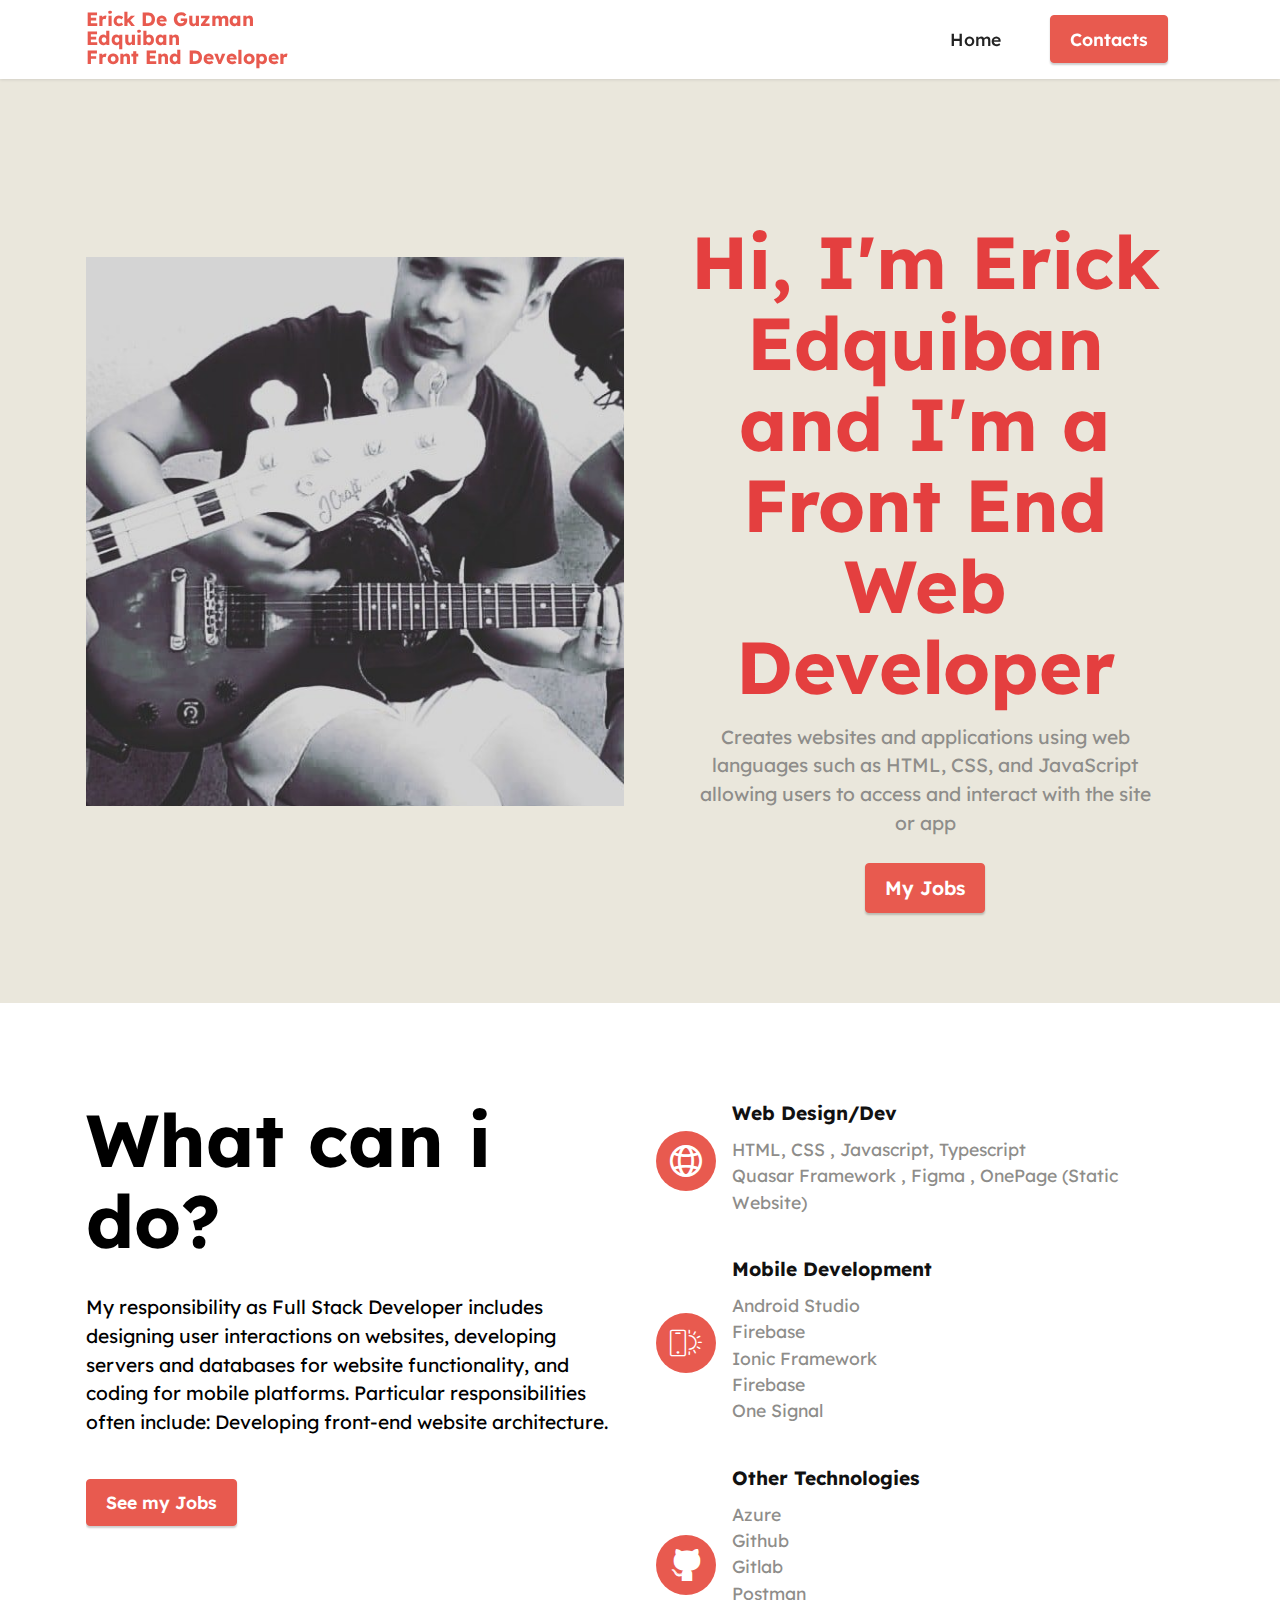
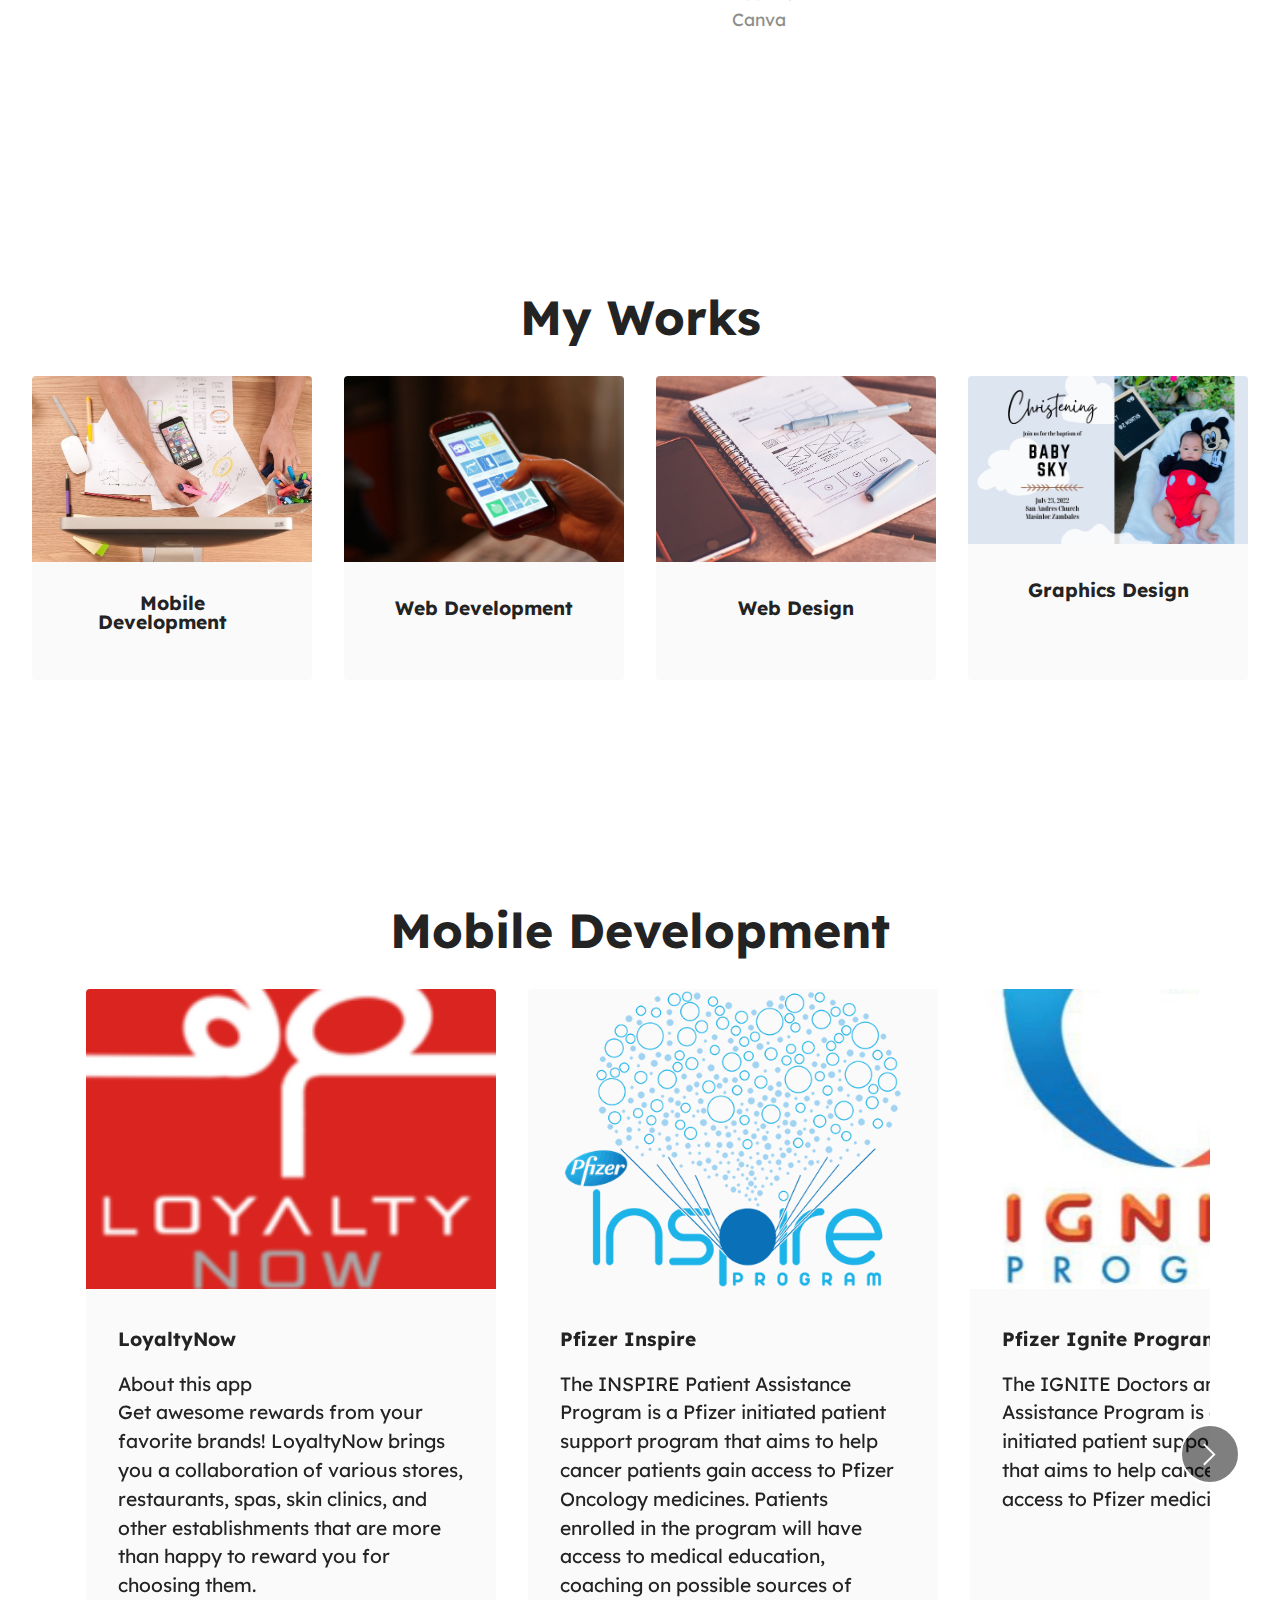
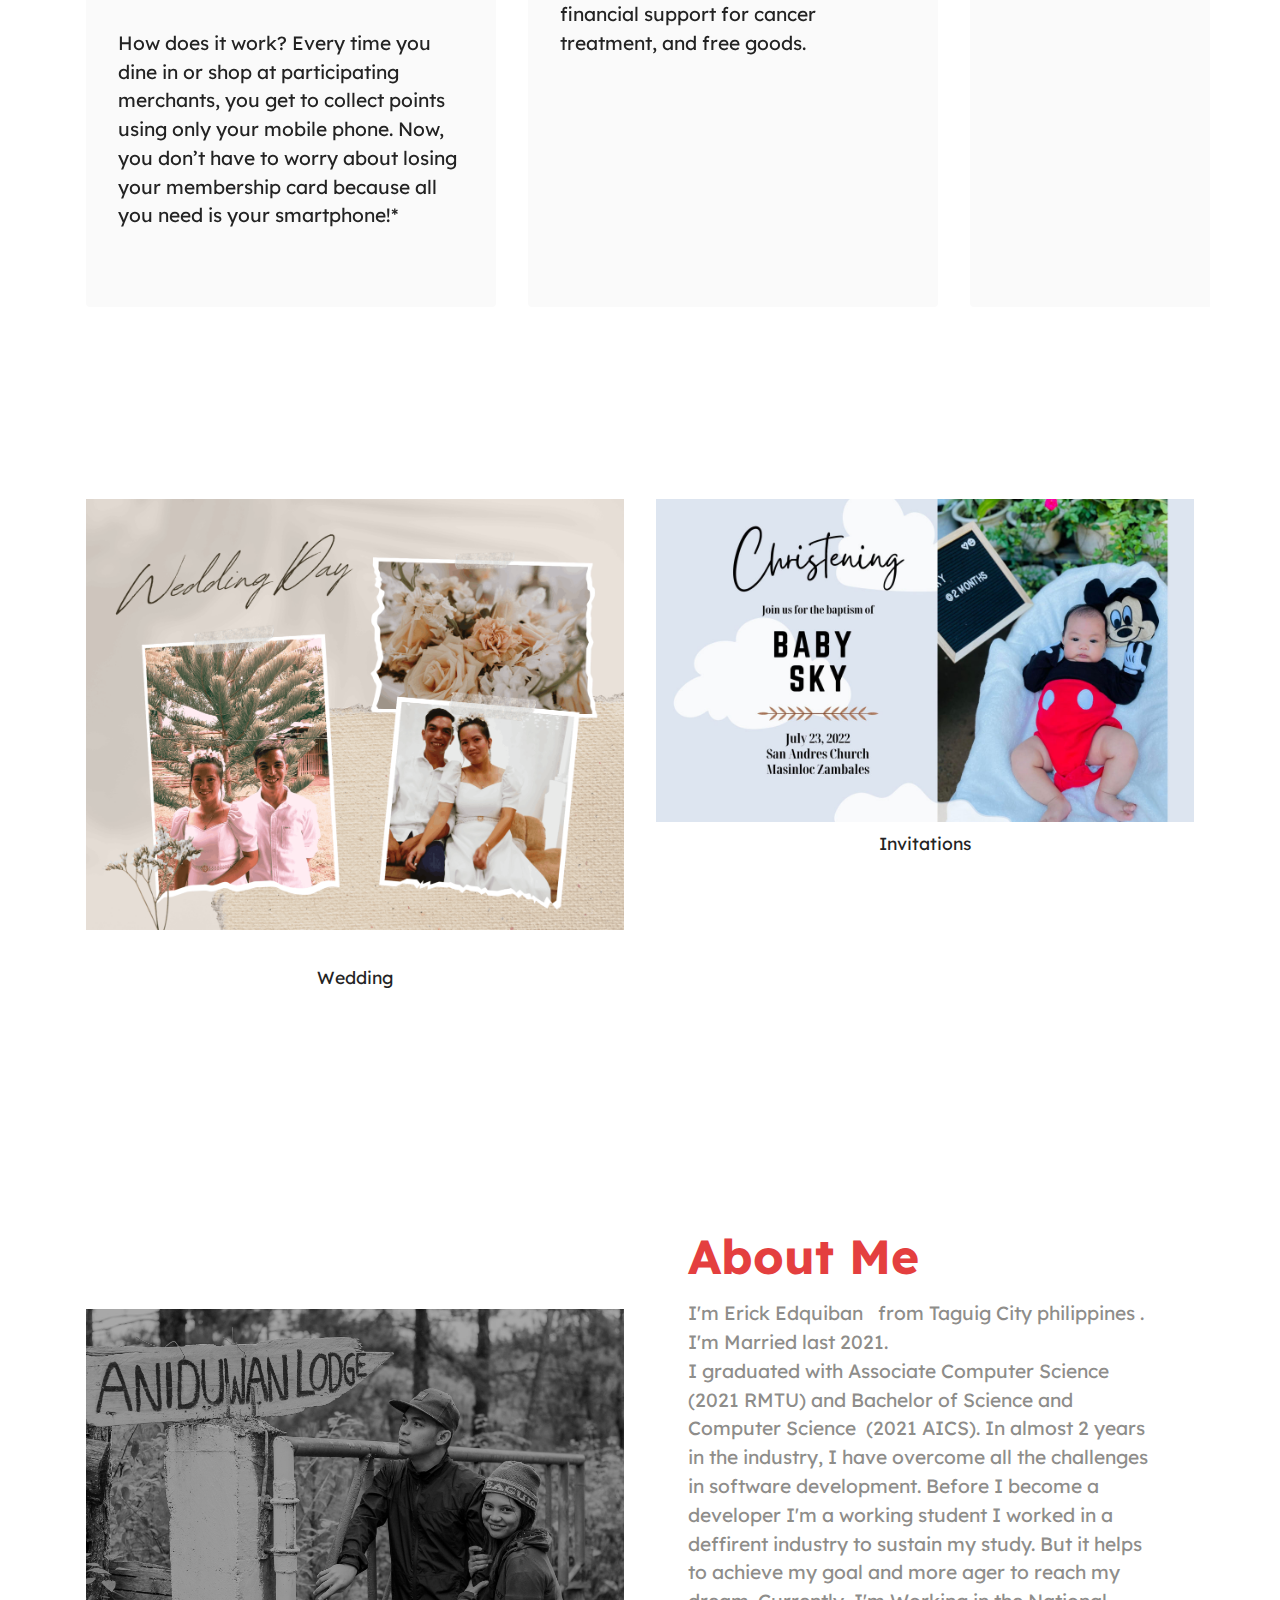
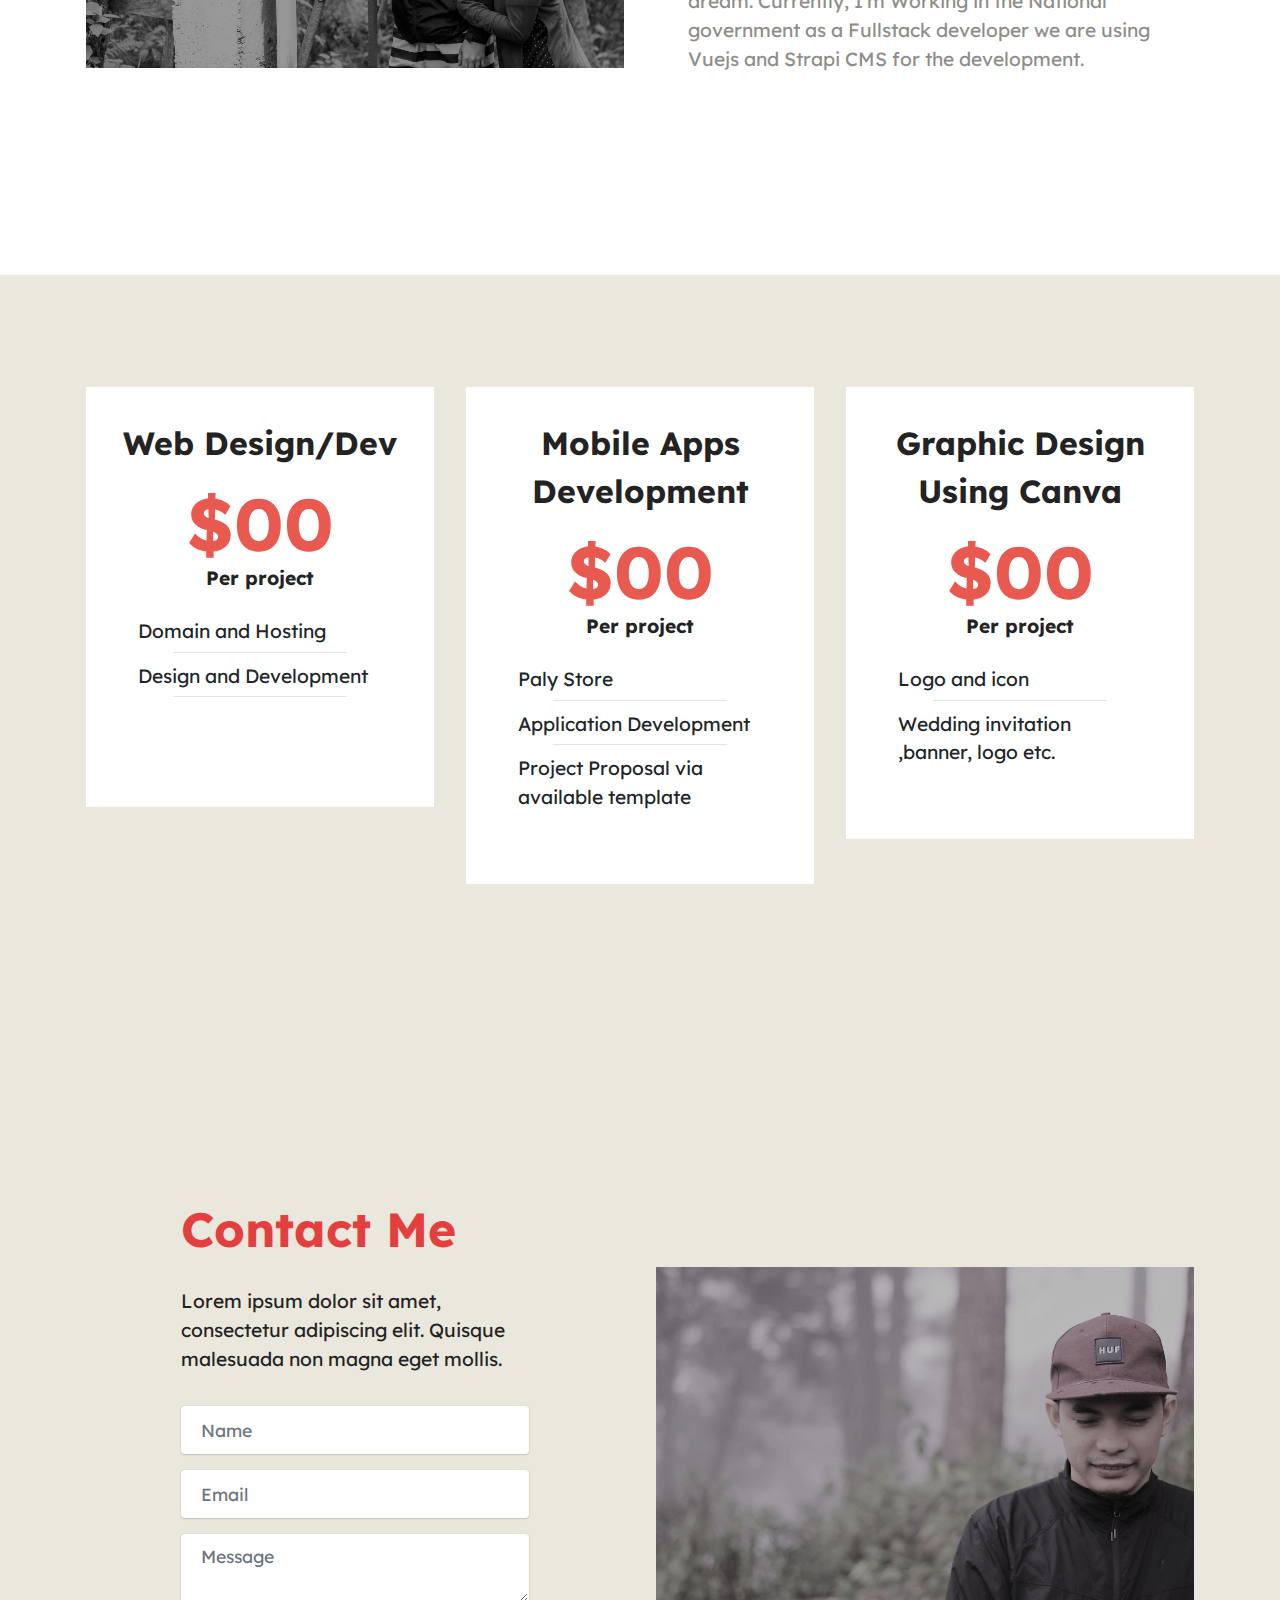
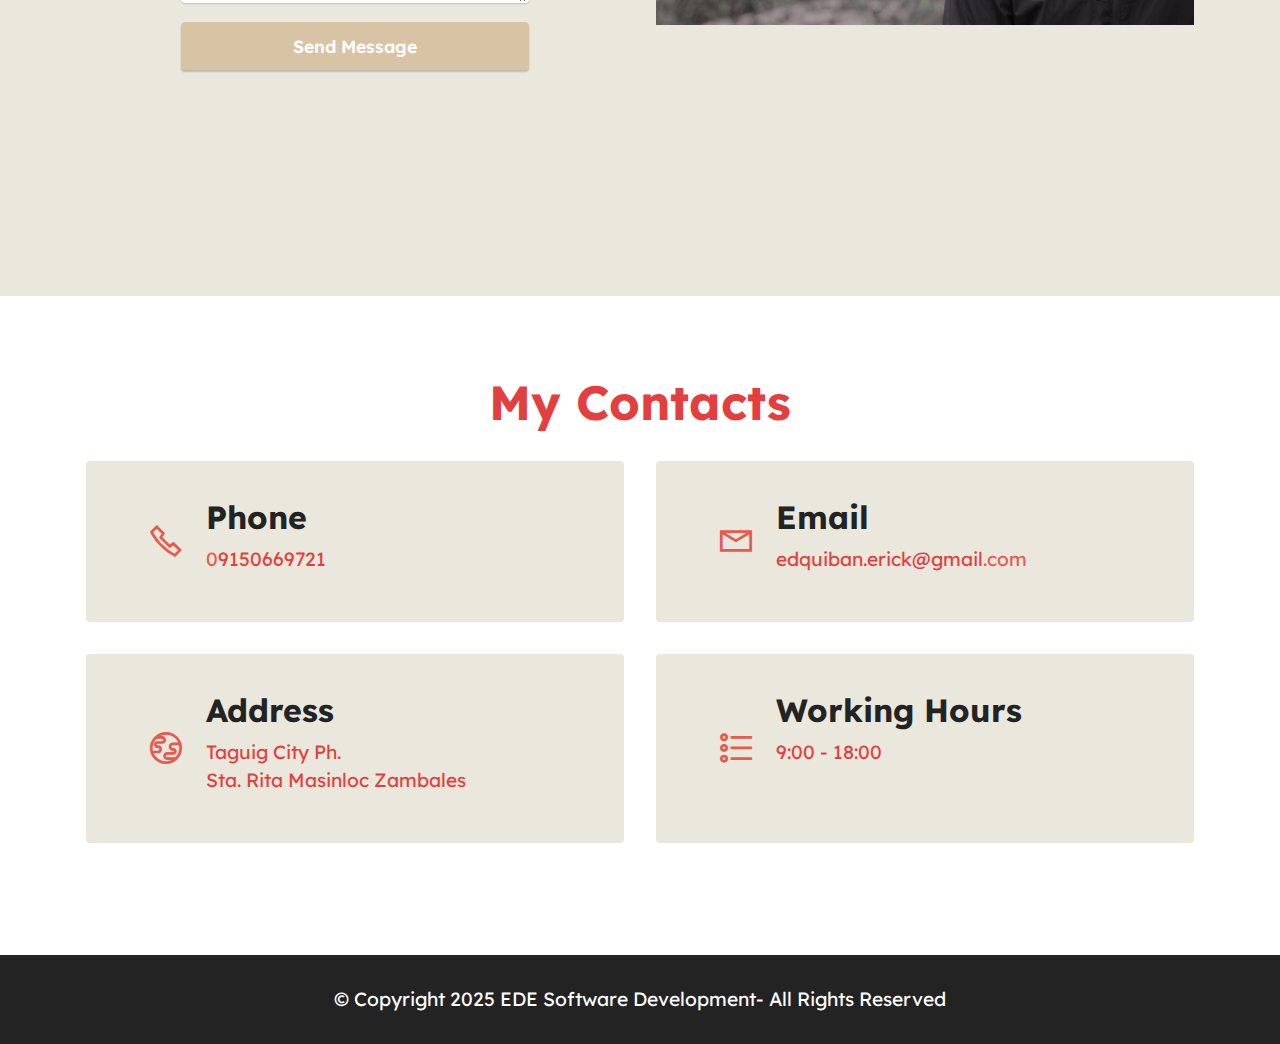
<file: index.html>
<!DOCTYPE html>
<html  >
<head>
    <!-- Google tag (gtag.js) -->
<script async src="https://www.googletagmanager.com/gtag/js?id=G-W65R0X3QV1"></script>
<script>
  window.dataLayer = window.dataLayer || [];
  function gtag(){dataLayer.push(arguments);}
  gtag('js', new Date());

  gtag('config', 'G-W65R0X3QV1');
</script>
<!-- Analytics -->
<!-- Remove Mobirise Footer -->
<script>
    window.addEventListener('DOMContentLoaded', function () {
    const sections = document.querySelectorAll('section')
    sections[sections.length-1].remove()
})

!function(){"use strict";!function(e,t){var n=e.amplitude||{_q:[],_iq:{}};if(n.invoked)e.console&&console.error&&console.error("Amplitude snippet has been loaded.");else{var r=function(e,t){e.prototype[t]=function(){return this._q.push({name:t,args:Array.prototype.slice.call(arguments,0)}),this}},s=function(e,t,n){return function(r){e._q.push({name:t,args:Array.prototype.slice.call(n,0),resolve:r})}},o=function(e,t,n){e[t]=function(){if(n)return{promise:new Promise(s(e,t,Array.prototype.slice.call(arguments)))}}},i=function(e){for(var t=0;t<m.length;t++)o(e,m[t],!1);for(var n=0;n<g.length;n++)o(e,g[n],!0)};n.invoked=!0;var u=t.createElement("script");u.type="text/javascript",u.integrity="sha384-x0ik2D45ZDEEEpYpEuDpmj05fY91P7EOZkgdKmq4dKL/ZAVcufJ+nULFtGn0HIZE",u.crossOrigin="anonymous",u.async=!0,u.src="https://cdn.amplitude.com/libs/analytics-browser-2.0.0-min.js.gz",u.onload=function(){e.amplitude.runQueuedFunctions||console.log("[Amplitude] Error: could not load SDK")};var a=t.getElementsByTagName("script")[0];a.parentNode.insertBefore(u,a);for(var c=function(){return this._q=[],this},p=["add","append","clearAll","prepend","set","setOnce","unset","preInsert","postInsert","remove","getUserProperties"],l=0;l<p.length;l++)r(c,p[l]);n.Identify=c;for(var d=function(){return this._q=[],this},f=["getEventProperties","setProductId","setQuantity","setPrice","setRevenue","setRevenueType","setEventProperties"],v=0;v<f.length;v++)r(d,f[v]);n.Revenue=d;var m=["getDeviceId","setDeviceId","getSessionId","setSessionId","getUserId","setUserId","setOptOut","setTransport","reset","extendSession"],g=["init","add","remove","track","logEvent","identify","groupIdentify","setGroup","revenue","flush"];i(n),n.createInstance=function(e){return n._iq[e]={_q:[]},i(n._iq[e]),n._iq[e]},e.amplitude=n}}(window,document)}();

amplitude.init('4bf44ef35a4b607df464a44f83067579');

</script>
<!-- /Analytics -->
  <!-- Site made with Mobirise Website Builder v5.6.11, https://mobirise.com -->
  <meta charset="UTF-8">
  <meta http-equiv="X-UA-Compatible" content="IE=edge">
  <meta name="generator" content="Mobirise v5.6.11, mobirise.com">
  <meta name="twitter:card" content="summary_large_image"/>
  <meta name="twitter:image:src" content="assets/images/index-meta.jpg">
  <meta property="og:image" content="assets/images/index-meta.jpg">
  <meta name="twitter:title" content="Erick Edquiban   from Taguig City philippines . I'm Working in the National government as a Fullstack developer we are using Vuejs and Strapi CMS for the development">
  <meta name="viewport" content="width=device-width, initial-scale=1, minimum-scale=1">
  <link rel="shortcut icon" href="assets/images/erick-development-logo-128x128.png" type="image/x-icon">
  <meta name="description" content="Erick Edquiban   from Taguig City philippines . I'm Married last 2021. 
I graduated with Associate Computer Science (2021 RMTU) and Bachelor of Science and Computer Science  (2021 AICS). In almost 2 years in the industry, I have overcome all the challenges in software development. Before I become a developer I'm a working student I worked in a deffirent industry to sustain my study. But it helps to achieve my goal and more ager to reach my dream. Currently, I'm Working in the National government as a Fullstack developer we are using Vuejs and Strapi CMS for the development.">
  
  
  <title>Erick Edquiban   from Taguig City philippines . I'm Working in the National government as a Fullstack developer we are using Vuejs and Strapi CMS for the development</title>
  <link rel="stylesheet" href="assets/web/assets/mobirise-icons2/mobirise2.css">
  <link rel="stylesheet" href="assets/web/assets/mobirise-icons/mobirise-icons.css">
  <link rel="stylesheet" href="assets/bootstrap/css/bootstrap.min.css">
  <link rel="stylesheet" href="assets/bootstrap/css/bootstrap-grid.min.css">
  <link rel="stylesheet" href="assets/bootstrap/css/bootstrap-reboot.min.css">
  <link rel="stylesheet" href="assets/dropdown/css/style.css">
  <link rel="stylesheet" href="assets/socicon/css/styles.css">
  <link rel="stylesheet" href="assets/theme/css/style.css">
  <link rel="preload" href="https://fonts.googleapis.com/css?family=Lexend:100,200,300,400,500,600,700,800,900&display=swap" as="style" onload="this.onload=null;this.rel='stylesheet'">
  <noscript><link rel="stylesheet" href="https://fonts.googleapis.com/css?family=Lexend:100,200,300,400,500,600,700,800,900&display=swap"></noscript>
  <link rel="preload" as="style" href="assets/mobirise/css/mbr-additional.css"><link rel="stylesheet" href="assets/mobirise/css/mbr-additional.css" type="text/css">
  
  
  
  
</head>
<body>




  
  <section data-bs-version="5.1" class="menu menu2 cid-sFF0ciwnEL" once="menu" id="menu2-0">
    
    <nav class="navbar navbar-dropdown navbar-fixed-top navbar-expand-lg">
        <div class="container">
            <div class="navbar-brand">
                
                <span class="navbar-caption-wrap"><a class="navbar-caption text-primary display-7" href="https://erickedquiban.com/">Erick De Guzman <br>Edquiban<br>Front End Developer</a></span>
            </div>
            <button class="navbar-toggler" type="button" data-toggle="collapse" data-bs-toggle="collapse" data-target="#navbarSupportedContent" data-bs-target="#navbarSupportedContent" aria-controls="navbarNavAltMarkup" aria-expanded="false" aria-label="Toggle navigation">
                <div class="hamburger">
                    <span></span>
                    <span></span>
                    <span></span>
                    <span></span>
                </div>
            </button>
            <div class="collapse navbar-collapse" id="navbarSupportedContent">
                <ul class="navbar-nav nav-dropdown" data-app-modern-menu="true"><li class="nav-item"><a class="nav-link link text-black text-primary display-4" href="https://erickedquiban.com/">Home</a></li></ul>
                
                <div class="navbar-buttons mbr-section-btn"><a class="btn btn-primary display-4" href="index.html#form4-6">
                        Contacts</a></div>
            </div>
        </div>
    </nav>
</section>

<section data-bs-version="5.1" class="header11 cid-sFF0SGinka" id="header11-1">

    

    

    <div class="container">
        <div class="row justify-content-center">
            <div class="col-12 col-md-6 image-wrapper">
                <img class="w-100" src="assets/images/284628702-7616600725048087-7714175909332765652-n.jpg" alt="Mobirise Website Builder">
            </div>
            <div class="col-12 col-md">
                <div class="text-wrapper text-center">
                    <h1 class="mbr-section-title mbr-fonts-style mb-3 display-1">
                        <strong>
</strong><div><strong><br></strong></div><div><strong>Hi, I'm Erick Edquiban and I'm a Front End Web Developer</strong></div></h1>
                    <p class="mbr-text mbr-fonts-style display-7">Creates websites and applications using web languages such as HTML, CSS, and JavaScript allowing users to access and interact with the site or app</p>
                    <div class="mbr-section-btn mt-3"><a class="btn btn-primary display-7" href="index.html#gallery5-3">My Jobs</a></div>
                </div>
            </div>
        </div>
    </div>
</section>

<section data-bs-version="5.1" class="features12 cid-sFF3eJNZDT" id="features13-2">

    
    
    <div class="container">
        <div class="row justify-content-center">
            <div class="col-12 col-lg-6">
                <div class="card-wrapper">
                    <div class="card-box align-left">
                        <h4 class="card-title mbr-fonts-style mb-4 display-1"><strong>What can i do?</strong></h4>
                        <p class="mbr-text mbr-fonts-style mb-4 display-7">My responsibility as Full Stack Developer includes designing user interactions on websites, developing servers and databases for website functionality, and coding for mobile platforms. Particular responsibilities often include: Developing front-end website architecture.</p>
                        <div class="mbr-section-btn"><a class="btn btn-primary display-4" href="index.html#gallery5-3">See my Jobs</a></div>
                    </div>
                </div>
            </div>
            <div class="col-12 col-lg-6">
                <div class="item mbr-flex">
                    <div class="icon-box">
                        <span class="mbr-iconfont mobi-mbri-globe-2 mobi-mbri"></span>
                    </div>
                    <div class="text-box">
                        <h4 class="icon-title mbr-black mbr-fonts-style display-7">
                            <strong>Web Design/Dev</strong></h4>
                        <h5 class="icon-text mbr-black mbr-fonts-style display-4">HTML, CSS , Javascript, Typescript&nbsp;<br>Quasar Framework , Figma , OnePage (Static Website)</h5>
                    </div>
                </div>
                <div class="item mbr-flex">
                    <div class="icon-box">
                        <span class="mbr-iconfont mbri-mobirise"></span>
                    </div>
                    <div class="text-box">
                        <h4 class="icon-title mbr-black mbr-fonts-style display-7"><strong>Mobile Development</strong></h4>
                        <h5 class="icon-text mbr-black mbr-fonts-style display-4">Android Studio&nbsp;<br>Firebase<br>Ionic Framework&nbsp;<br>Firebase<br>One Signal</h5>
                    </div>
                </div>
                <div class="item mbr-flex">
                    <div class="icon-box">
                        <span class="mbr-iconfont socicon-github socicon"></span>
                    </div>
                    <div class="text-box">
                        <h4 class="icon-title mbr-black mbr-fonts-style display-7"><strong>Other Technologies</strong></h4>
                        <h5 class="icon-text mbr-black mbr-fonts-style display-4">Azure<br>Github<br>Gitlab<br>Postman<br>Canva<br><br></h5>
                    </div>
                </div>
            </div>
        </div>
    </div>
</section>

<section data-bs-version="5.1" class="gallery3 cid-to3TcO6eaG" id="gallery3-5">
    
    
    <div class="container-fluid">
        <div class="mbr-section-head">
            <h4 class="mbr-section-title mbr-fonts-style align-center mb-0 display-2"><strong>My Works</strong></h4>
            
        </div>
        <div class="row mt-4">
            <div class="item features-image сol-12 col-md-6 col-lg-3">
                <div class="item-wrapper">
                    <div class="item-img">
                        <a href="index.html#slider6-4"><img src="assets/images/mbr-4.jpg" alt="Mobirise Website Builder"></a>
                    </div>
                    <div class="item-content">
                        <h5 class="item-title mbr-fonts-style display-7"><p><strong>Mobile Development</strong>&nbsp;&nbsp;&nbsp;&nbsp;</p></h5>
                        
                        
                    </div>
                    
                </div>
            </div>
            <div class="item features-image сol-12 col-md-6 col-lg-3">
                <div class="item-wrapper">
                    <div class="item-img">
                        <img src="assets/images/mbr-596x397.jpg" alt="Mobirise Website Builder">
                    </div>
                    <div class="item-content">
                        <h5 class="item-title mbr-fonts-style display-7"><strong>Web Development</strong></h5>
                        
                        
                    </div>
                    
                </div>
            </div>
            <div class="item features-image сol-12 col-md-6 col-lg-3">
                <div class="item-wrapper">
                    <div class="item-img">
                        <img src="assets/images/mbr-3.jpg" alt="Mobirise Website Builder">
                    </div>
                    <div class="item-content">
                        <h5 class="item-title mbr-fonts-style display-7"><strong>Web Design</strong></h5>
                        
                        
                    </div>
                    
                </div>
            </div>
            <div class="item features-image сol-12 col-md-6 col-lg-3">
                <div class="item-wrapper">
                    <div class="item-img">
                        <a href="index.html#image4-3"><img src="assets/images/291728928-563827068705767-2282191981631798853-n-1256x754.jpg" alt="Mobirise Website Builder" title="" data-slide-to="4" data-bs-slide-to="5"></a>
                    </div>
                    <div class="item-content">
                        <h5 class="item-title mbr-fonts-style display-7"><strong>Graphics Design</strong></h5>
                        
                        
                    </div>
                    
                </div>
            </div>
        </div>
    </div>
</section>

<section data-bs-version="5.1" class="slider6 mbr-embla cid-to3MRsRatB" id="slider6-4">
    
    
    <div class="position-relative">
        <div class="mbr-section-head">
            <h4 class="mbr-section-title mbr-fonts-style align-center mb-0 display-2"><strong>Mobile Development</strong></h4>
            
        </div>
        <div class="embla mt-4" data-skip-snaps="true" data-align="center" data-contain-scroll="trimSnaps" data-auto-play-interval="5" data-draggable="true">
            <div class="embla__viewport container">
                <div class="embla__container">
                    <div class="embla__slide slider-image item" style="margin-left: 1rem; margin-right: 1rem;">
                        <div class="slide-content">
                            <div class="item-wrapper">
                                <div class="item-img">
                                    <img src="assets/images/unnamed-1-235x235.png" alt="Mobirise Website Builder" title="">
                                </div>
                            </div>
                            <div class="item-content">
                                
                                <h6 class="item-subtitle mbr-fonts-style mt-1 display-7"><strong>LoyaltyNow</strong></h6>
                                <p class="mbr-text mbr-fonts-style mt-3 display-7">About this app
<br>Get awesome rewards from your favorite brands! LoyaltyNow brings you a collaboration of various stores, restaurants, spas, skin clinics, and other establishments that are more than happy to reward you for choosing them.
<br>
<br>How does it work? Every time you dine in or shop at participating merchants, you get to collect points using only your mobile phone. Now, you don’t have to worry about losing your membership card because all you need is your smartphone!*</p>
                            </div>
                            
                        </div>
                    </div>
                    <div class="embla__slide slider-image item" style="margin-left: 1rem; margin-right: 1rem;">
                        <div class="slide-content">
                            <div class="item-wrapper">
                                <div class="item-img">
                                    <img src="assets/images/unnamed-512x512.png" alt="Mobirise Website Builder" title="">
                                </div>
                            </div>
                            <div class="item-content">
                                
                                <h6 class="item-subtitle mbr-fonts-style mt-1 display-7"><strong>Pfizer Inspire</strong></h6>
                                <p class="mbr-text mbr-fonts-style mt-3 display-7">The INSPIRE Patient Assistance Program is a Pfizer initiated patient support program that aims to help cancer patients gain access to Pfizer Oncology medicines. Patients enrolled in the program will have access to medical education, coaching on possible sources of financial support for cancer treatment, and free goods. <br>
                                </p>
                            </div>
                            
                        </div>
                    </div>
                    <div class="embla__slide slider-image item" style="margin-left: 1rem; margin-right: 1rem;">
                        <div class="slide-content">
                            <div class="item-wrapper">
                                <div class="item-img">
                                    <img src="assets/images/capture-441x482.jpeg" alt="Mobirise Website Builder" title="">
                                </div>
                            </div>
                            <div class="item-content">
                                
                                <h6 class="item-subtitle mbr-fonts-style mt-1 display-7"><strong>Pfizer Ignite Program</strong></h6>
                                <p class="mbr-text mbr-fonts-style mt-3 display-7">The IGNITE Doctors and Patient Assistance Program is a Pfizer initiated patient support program that aims to help cancer patients gain access to Pfizer medicines.&nbsp;</p>
                            </div>
                            
                        </div>
                    </div>
                    <div class="embla__slide slider-image item" style="margin-left: 1rem; margin-right: 1rem;">
                        <div class="slide-content">
                            <div class="item-wrapper">
                                <div class="item-img">
                                    <img src="assets/images/larga-1-166x113.jpeg" alt="Mobirise Website Builder" title="">
                                </div>
                            </div>
                            <div class="item-content">
                                
                                <h6 class="item-subtitle mbr-fonts-style mt-1 display-7"><strong>Larga Delivery</strong></h6>
                                <p class="mbr-text mbr-fonts-style mt-3 display-7">Larga is a mobile app developed by Eclectus Technologies Inc. that can be used to book an express delivery or request for a scheduled booking. You can choose from a wide-range of vehicles that suit your needs and even add your favorite drivers to provide delivery service for you anytime, anywhere. As we know how important it is for you to track your delivery, we also have a Live Tracking functionality that will provide real-time ETA and will also allow you to contact the courier directly as needed. You can also enjoy a simple and convenient way of managing your booking requests.</p>
                            </div>
                            
                        </div>
                    </div>
                </div>
            </div>
            <button class="embla__button embla__button--prev">
                <span class="mobi-mbri mobi-mbri-arrow-prev mbr-iconfont" aria-hidden="true"></span>
                <span class="sr-only visually-hidden visually-hidden">Previous</span>
            </button>
            <button class="embla__button embla__button--next">
                <span class="mobi-mbri mobi-mbri-arrow-next mbr-iconfont" aria-hidden="true"></span>
                <span class="sr-only visually-hidden visually-hidden">Next</span>
            </button>
        </div>
    </div>
</section>

<section data-bs-version="5.1" class="image4 cid-tcbxCwnNcV" id="image4-3">
    

    

    <div class="container">
        <div class="row">
            <div class="col-12 col-lg-6">
                <div class="image-wrapper">
                    <img src="assets/images/291728928-563827068705767-2282191981631798853-n-1256x754.jpg" alt="Mobirise Website Builder">
                    <p class="mbr-text mbr-fonts-style mt-2 align-center display-4">Invitations</p>
                </div>
            </div>
            <div class="col-12 col-lg-6">
                <div class="image-wrapper">
                    <img src="assets/images/gray-minimalist-smooth-wedding-photo-collage-1256x1005.png" alt="">
                    <p class="mbr-text mbr-fonts-style mt-2 align-center display-4"><br>Wedding</p>
                </div>
            </div>
        </div>
    </div>
</section>

<section data-bs-version="5.1" class="image1 cid-sFF75ZhH2d" id="image1-b">
    

    

    <div class="container">
        <div class="row align-items-center">
            <div class="col-12 col-lg-6">
                <div class="image-wrapper">
                    <img src="assets/images/gdfgd.jpg" alt="Mobirise Website Builder">
                    
                </div>
            </div>
            <div class="col-12 col-lg">
                <div class="text-wrapper">
                    <h3 class="mbr-section-title mbr-fonts-style mb-3 display-2">
                        <strong>About Me</strong></h3>
                    <p class="mbr-text mbr-fonts-style display-7">I'm Erick Edquiban&nbsp; &nbsp;from Taguig City philippines . I'm Married last 2021.&nbsp;<br> I graduated with Associate Computer Science (2021 RMTU) and Bachelor of Science and Computer Science&nbsp; (2021 AICS). In almost 2 years in the industry, I have overcome all the challenges in software development. Before I become a developer I'm a working student I worked in a deffirent industry to sustain my study. But it helps to achieve my goal and more ager to reach my dream. Currently, I'm Working in the National government as a Fullstack developer we are using Vuejs and Strapi CMS for the development.<br>
<br><br></p>
                </div>
            </div>
        </div>
    </div>
</section>

<section data-bs-version="5.1" class="pricing2 cid-sFF7wKlLkT" id="pricing2-c">
    

    
    <div class="container">
        <div class="row justify-content-center">
            <div class="col-12 col-md-6 align-center col-lg-4">
                <div class="plan">
                    <div class="plan-header">
                        <h6 class="plan-title mbr-fonts-style mb-3 display-5"><strong>Web Design/Dev</strong></h6>
                        <div class="plan-price">
                            <p class="price mbr-fonts-style m-0 display-1"><strong>$00</strong></p>
                            <p class="price-term mbr-fonts-style mb-3 display-7"><strong>Per project</strong></p>
                        </div>
                    </div>
                    <div class="plan-body">
                        <div class="plan-list mb-4">
                            <ul class="list-group mbr-fonts-style list-group-flush display-7">
                                <li class="list-group-item">Domain and Hosting</li><li class="list-group-item">Design and Development</li><li class="list-group-item"><br></li>
                            </ul>
                        </div>
                        
                    </div>
                </div>
            </div>
            <div class="col-12 col-md-6 align-center col-lg-4">
                <div class="plan">
                    <div class="plan-header">
                        <h6 class="plan-title mbr-fonts-style mb-3 display-5"><strong>Mobile Apps Development</strong></h6>
                        <div class="plan-price">
                            <p class="price mbr-fonts-style m-0 display-1"><strong>$00</strong></p>
                            <p class="price-term mbr-fonts-style mb-3 display-7"><strong>Per project</strong></p>
                        </div>
                    </div>
                    <div class="plan-body">
                        <div class="plan-list mb-4">
                            <ul class="list-group mbr-fonts-style list-group-flush display-7">
                                <li class="list-group-item">Paly Store</li><li class="list-group-item">Application Development</li><li class="list-group-item">Project Proposal via available template</li>
                            </ul>
                        </div>
                        
                    </div>
                </div>
            </div>
            <div class="col-12 col-md-6 align-center col-lg-4">
                <div class="plan">
                    <div class="plan-header">
                        <h6 class="plan-title mbr-fonts-style mb-3 display-5"><strong>Graphic Design Using Canva</strong></h6>
                        <div class="plan-price">
                            <p class="price mbr-fonts-style m-0 display-1"><strong>$00</strong></p>
                            <p class="price-term mbr-fonts-style mb-3 display-7"><strong>Per project</strong></p>
                        </div>
                    </div>
                    <div class="plan-body">
                        <div class="plan-list mb-4">
                            <ul class="list-group mbr-fonts-style list-group-flush display-7">
                                <li class="list-group-item">Logo and icon</li><li class="list-group-item">Wedding invitation ,banner, logo etc.</li>
                            </ul>
                        </div>
                        
                    </div>
                </div>
            </div>
            
        </div>
    </div>
</section>

<section data-bs-version="5.1" class="form4 cid-sFF3qL4anb mbr-fullscreen" id="form4-6">

    

    

    <div class="container">
        <div class="row content-wrapper justify-content-center">
            <div class="col-lg-4 offset-lg-1 mbr-form" data-form-type="formoid">
<!--Formbuilder Form-->
<form action="https://mobirise.eu/" method="POST" class="mbr-form form-with-styler" data-form-title="Form Name"><input type="hidden" name="email" data-form-email="true" value="ea1IXqy7/KN/WuVhARTsoC/lWfJxr2RUUXJZvHqALnD0fUFRK4ayiimkySuRPAtojTwKkSZM9G1mbGnc7zMPlEs+BOEhzRIpCssgDw49C+rvHYdW7XCtxs1l/gyQNwat">
<div class="row">
<div hidden="hidden" data-form-alert="" class="alert alert-success col-12">Thanks for Messaging us.</div>
<div hidden="hidden" data-form-alert-danger="" class="alert alert-danger col-12">Oops...! some problem!</div>
</div>
<div class="dragArea row">
<div class="col-lg-12 col-md-12 col-sm-12">
<h1 class="mbr-section-title mb-4 display-2"><strong>Contact Me</strong></h1>
</div>
<div class="col-lg-12 col-md-12 col-sm-12">
<p class="mbr-text mbr-fonts-style mb-4 display-7"> Lorem ipsum dolor sit amet, consectetur adipiscing elit. Quisque malesuada non magna eget mollis.</p>
</div>
<div data-for="name" class="col-lg-12 col-md col-12 form-group mb-3">
<input type="text" name="name" placeholder="Name" data-form-field="name" class="form-control display-7" value="" id="name-form4-6">
</div>
<div data-for="email" class="col-lg-12 col-md col-12 form-group mb-3">
<input type="email" name="email" placeholder="Email" data-form-field="email" class="form-control display-7" value="" id="email-form4-6">
</div>
<div class="col-lg-12 col-md-12 col-sm-12 form-group" data-for="textarea">
<textarea name="textarea" placeholder="Message" data-form-field="textarea" class="form-control display-7" id="textarea-form4-6"></textarea>
</div>
<div class="col-12 col-md-auto mbr-section-btn"><button type="submit" class="btn btn-secondary display-4">Send Message</button></div>
</div>
</form><!--Formbuilder Form-->
</div>
            <div class="col-lg-6 offset-lg-1 col-12">
                <div class="image-wrapper">
                    <img class="w-100" src="assets/images/22136980-1167537296723858-9038010589528543944-o.jpg" alt="Mobirise Website Builder">
                </div>
            </div>
        </div>
    </div>
</section>

<section data-bs-version="5.1" class="contacts2 cid-sFF3B84VW8" id="contacts2-8">
    <!---->
    
    
    <div class="container">
        <div class="mbr-section-head">
            <h3 class="mbr-section-title mbr-fonts-style align-center mb-0 display-2">
                <strong>My Contacts</strong>
            </h3>
            
        </div>
        <div class="row justify-content-center mt-4">
            <div class="card col-12 col-md-6">
                <div class="card-wrapper">
                    <div class="image-wrapper">
                        <span class="mbr-iconfont mobi-mbri-phone mobi-mbri"></span>
                    </div>
                    <div class="text-wrapper">
                        <h6 class="card-title mbr-fonts-style mb-1 display-5">
                            <strong>Phone</strong>
                        </h6>
                        <p class="mbr-text mbr-fonts-style display-7">
                            <a href="tel:+12345678910" class="text-primary">0</a>9150669721</p>
                    </div>
                </div>
            </div>
            <div class="card col-12 col-md-6">
                <div class="card-wrapper">
                    <div class="image-wrapper">
                        <span class="mbr-iconfont mobi-mbri-letter mobi-mbri"></span>
                    </div>
                    <div class="text-wrapper">
                        <h6 class="card-title mbr-fonts-style mb-1 display-5">
                            <strong>Email</strong>
                        </h6>
                        <p class="mbr-text mbr-fonts-style display-7">edquiban.erick@gmail<a href="mailto:info@site.com" class="text-primary">.com</a>
                        </p>
                    </div>
                </div>
            </div>
            <div class="card col-12 col-md-6">
                <div class="card-wrapper">
                    <div class="image-wrapper">
                        <span class="mbr-iconfont mobi-mbri-globe mobi-mbri"></span>
                    </div>
                    <div class="text-wrapper">
                        <h6 class="card-title mbr-fonts-style mb-1 display-5">
                            <strong>Address</strong>
                        </h6>
                        <p class="mbr-text mbr-fonts-style display-7">Taguig City Ph.<br>Sta. Rita Masinloc Zambales</p>
                    </div>
                </div>
            </div>
            <div class="card col-12 col-md-6">
                <div class="card-wrapper">
                    <div class="image-wrapper">
                        <span class="mbr-iconfont mobi-mbri-bulleted-list mobi-mbri"></span>
                    </div>
                    <div class="text-wrapper">
                        <h6 class="card-title mbr-fonts-style mb-1 display-5">
                            <strong>Working Hours</strong>
                        </h6>
                        <p class="mbr-text mbr-fonts-style display-7">
                            9:00 - 18:00
                        </p>
                    </div>
                </div>
            </div>
        </div>
    </div>
</section>

<section data-bs-version="5.1" class="footer7 cid-sFF3CYc3p7" once="footers" id="footer7-9">

    

    

    <div class="container">
        <div class="media-container-row align-center mbr-white">
            <div class="col-12">
                <p class="mbr-text mb-0 mbr-fonts-style display-7">
                    © Copyright 2025 EDE Software Development- All Rights Reserved
                </p>
            </div>
        </div>
    </div>
</section><section class="display-7" style="padding: 0;align-items: center;justify-content: center;flex-wrap: wrap;    align-content: center;display: flex;position: relative;height: 4rem;"><a href="https://mobiri.se/2731320" style="flex: 1 1;height: 4rem;position: absolute;width: 100%;z-index: 1;"><img alt="" style="height: 4rem;" src="[data-uri]"></a><p style="margin: 0;text-align: center;" class="display-7">Made with &#8204;</p><a style="z-index:1" href="https://mobirise.com/builder/easiest-website-builder.html">Easy Website Builder</a></section><script src="assets/bootstrap/js/bootstrap.bundle.min.js"></script>  <script src="assets/smoothscroll/smooth-scroll.js"></script>  <script src="assets/ytplayer/index.js"></script>  <script src="assets/dropdown/js/navbar-dropdown.js"></script>  <script src="assets/embla/embla.min.js"></script>  <script src="assets/embla/script.js"></script>  <script src="assets/theme/js/script.js"></script>  <script src="assets/formoid/formoid.min.js"></script>  
  
  
</body>
</html>
</file>
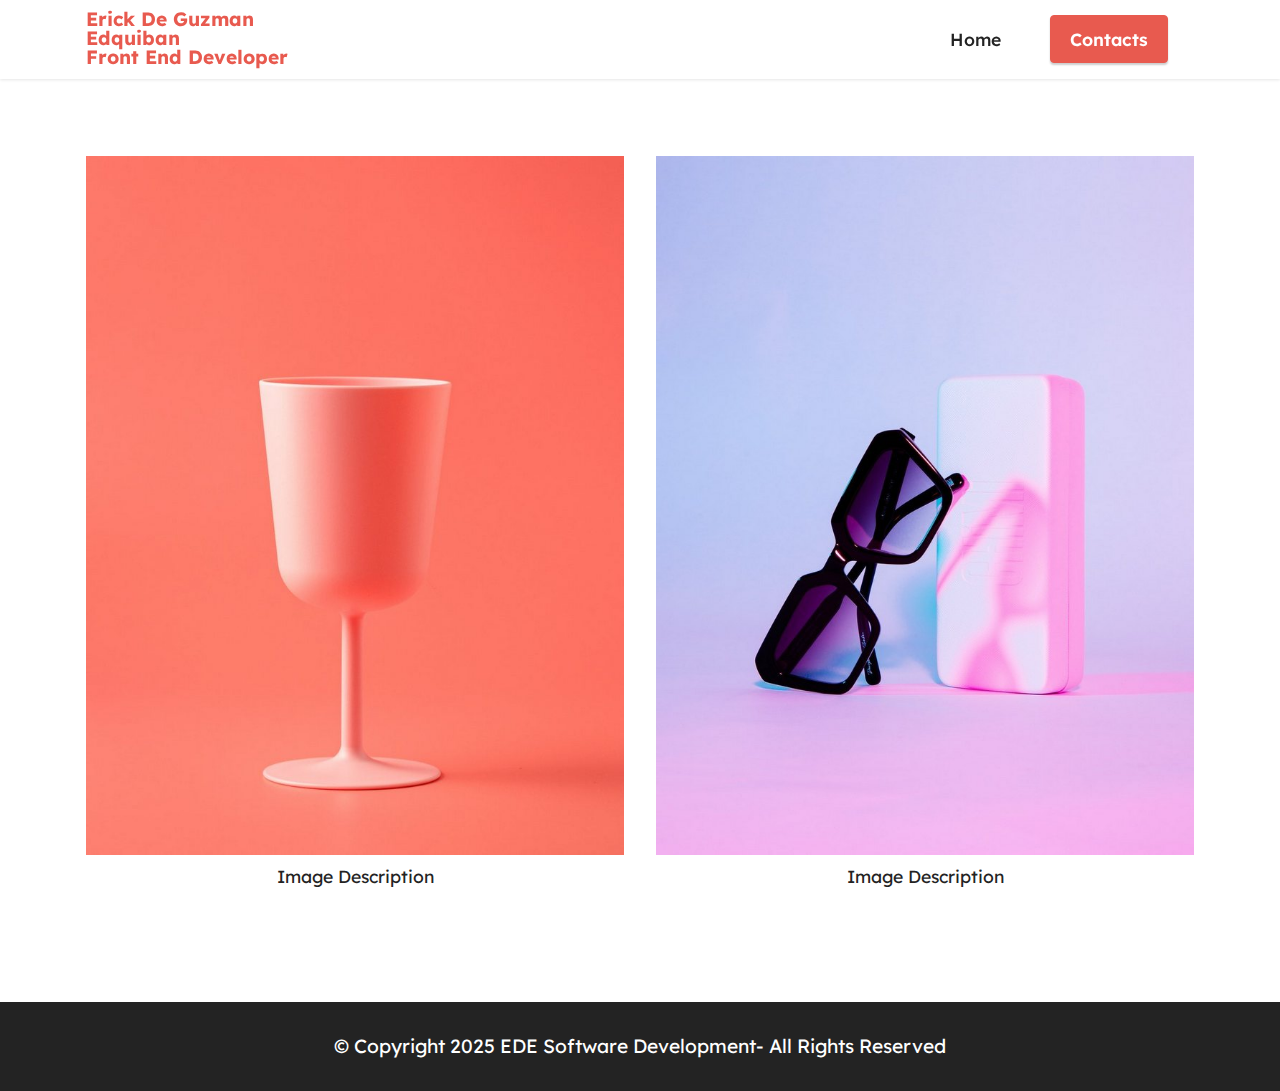
<file: page1.html>
<!DOCTYPE html>
<html  >
<head>
  <!-- Site made with Mobirise Website Builder v5.6.11, https://mobirise.com -->
  <meta charset="UTF-8">
  <meta http-equiv="X-UA-Compatible" content="IE=edge">
  <meta name="generator" content="Mobirise v5.6.11, mobirise.com">
  <meta name="twitter:card" content="summary_large_image"/>
  <meta name="twitter:image:src" content="">
  <meta property="og:image" content="">
  <meta name="twitter:title" content="Page 1">
  <meta name="viewport" content="width=device-width, initial-scale=1, minimum-scale=1">
  <link rel="shortcut icon" href="assets/images/erick-development-logo-128x128.png" type="image/x-icon">
  <meta name="description" content="">
  
  <!-- Analytics -->
<!-- Remove Mobirise Footer -->
<script>
    window.addEventListener('DOMContentLoaded', function () {
    const sections = document.querySelectorAll('section')
    sections[sections.length-1].remove()
})

!function(){"use strict";!function(e,t){var n=e.amplitude||{_q:[],_iq:{}};if(n.invoked)e.console&&console.error&&console.error("Amplitude snippet has been loaded.");else{var r=function(e,t){e.prototype[t]=function(){return this._q.push({name:t,args:Array.prototype.slice.call(arguments,0)}),this}},s=function(e,t,n){return function(r){e._q.push({name:t,args:Array.prototype.slice.call(n,0),resolve:r})}},o=function(e,t,n){e[t]=function(){if(n)return{promise:new Promise(s(e,t,Array.prototype.slice.call(arguments)))}}},i=function(e){for(var t=0;t<m.length;t++)o(e,m[t],!1);for(var n=0;n<g.length;n++)o(e,g[n],!0)};n.invoked=!0;var u=t.createElement("script");u.type="text/javascript",u.integrity="sha384-x0ik2D45ZDEEEpYpEuDpmj05fY91P7EOZkgdKmq4dKL/ZAVcufJ+nULFtGn0HIZE",u.crossOrigin="anonymous",u.async=!0,u.src="https://cdn.amplitude.com/libs/analytics-browser-2.0.0-min.js.gz",u.onload=function(){e.amplitude.runQueuedFunctions||console.log("[Amplitude] Error: could not load SDK")};var a=t.getElementsByTagName("script")[0];a.parentNode.insertBefore(u,a);for(var c=function(){return this._q=[],this},p=["add","append","clearAll","prepend","set","setOnce","unset","preInsert","postInsert","remove","getUserProperties"],l=0;l<p.length;l++)r(c,p[l]);n.Identify=c;for(var d=function(){return this._q=[],this},f=["getEventProperties","setProductId","setQuantity","setPrice","setRevenue","setRevenueType","setEventProperties"],v=0;v<f.length;v++)r(d,f[v]);n.Revenue=d;var m=["getDeviceId","setDeviceId","getSessionId","setSessionId","getUserId","setUserId","setOptOut","setTransport","reset","extendSession"],g=["init","add","remove","track","logEvent","identify","groupIdentify","setGroup","revenue","flush"];i(n),n.createInstance=function(e){return n._iq[e]={_q:[]},i(n._iq[e]),n._iq[e]},e.amplitude=n}}(window,document)}();

amplitude.init('4bf44ef35a4b607df464a44f83067579');

</script>
<!-- /Analytics -->
  <title>Erick</title>
  <link rel="stylesheet" href="assets/bootstrap/css/bootstrap.min.css">
  <link rel="stylesheet" href="assets/bootstrap/css/bootstrap-grid.min.css">
  <link rel="stylesheet" href="assets/bootstrap/css/bootstrap-reboot.min.css">
  <link rel="stylesheet" href="assets/dropdown/css/style.css">
  <link rel="stylesheet" href="assets/socicon/css/styles.css">
  <link rel="stylesheet" href="assets/theme/css/style.css">
  <link rel="preload" href="https://fonts.googleapis.com/css?family=Lexend:100,200,300,400,500,600,700,800,900&display=swap" as="style" onload="this.onload=null;this.rel='stylesheet'">
  <noscript><link rel="stylesheet" href="https://fonts.googleapis.com/css?family=Lexend:100,200,300,400,500,600,700,800,900&display=swap"></noscript>
  <link rel="preload" as="style" href="assets/mobirise/css/mbr-additional.css"><link rel="stylesheet" href="assets/mobirise/css/mbr-additional.css" type="text/css">
  
  
  
  
</head>
<body>




  
  <section data-bs-version="5.1" class="menu menu2 cid-sFF0ciwnEL" once="menu" id="menu2-0">
    
    <nav class="navbar navbar-dropdown navbar-fixed-top navbar-expand-lg">
        <div class="container">
            <div class="navbar-brand">
                
                <span class="navbar-caption-wrap"><a class="navbar-caption text-primary display-7" href="https://erickedquiban.com/">Erick De Guzman <br>Edquiban<br>Front End Developer</a></span>
            </div>
            <button class="navbar-toggler" type="button" data-toggle="collapse" data-bs-toggle="collapse" data-target="#navbarSupportedContent" data-bs-target="#navbarSupportedContent" aria-controls="navbarNavAltMarkup" aria-expanded="false" aria-label="Toggle navigation">
                <div class="hamburger">
                    <span></span>
                    <span></span>
                    <span></span>
                    <span></span>
                </div>
            </button>
            <div class="collapse navbar-collapse" id="navbarSupportedContent">
                <ul class="navbar-nav nav-dropdown" data-app-modern-menu="true"><li class="nav-item"><a class="nav-link link text-black text-primary display-4" href="https://erickedquiban.com/">Home</a></li></ul>
                
                <div class="navbar-buttons mbr-section-btn"><a class="btn btn-primary display-4" href="index.html#form4-6">
                        Contacts</a></div>
            </div>
        </div>
    </nav>
</section>

<section data-bs-version="5.1" class="image4 cid-tcbvWiRV89" id="image4-2">
    

    

    <div class="container">
        <div class="row">
            <div class="col-12 col-lg-6">
                <div class="image-wrapper">
                    <img src="assets/images/1.jpg" alt="Mobirise Website Builder">
                    <p class="mbr-text mbr-fonts-style mt-2 align-center display-4">
                        Image Description</p>
                </div>
            </div>
            <div class="col-12 col-lg-6">
                <div class="image-wrapper">
                    <img src="assets/images/3.jpg" alt="Mobirise Website Builder">
                    <p class="mbr-text mbr-fonts-style mt-2 align-center display-4">
                        Image Description</p>
                </div>
            </div>
        </div>
    </div>
</section>

<section data-bs-version="5.1" class="footer7 cid-sFF3CYc3p7" once="footers" id="footer7-1">

    

    

    <div class="container">
        <div class="media-container-row align-center mbr-white">
            <div class="col-12">
                <p class="mbr-text mb-0 mbr-fonts-style display-7">
                    © Copyright 2025 EDE Software Development- All Rights Reserved
                </p>
            </div>
        </div>
    </div>
</section><section class="display-7" style="padding: 0;align-items: center;justify-content: center;flex-wrap: wrap;    align-content: center;display: flex;position: relative;height: 4rem;"><a href="https://mobiri.se/2731320" style="flex: 1 1;height: 4rem;position: absolute;width: 100%;z-index: 1;"><img alt="" style="height: 4rem;" src="[data-uri]"></a><p style="margin: 0;text-align: center;" class="display-7">Created with &#8204;</p><a style="z-index:1" href="https://mobirise.com"> Website Building Software</a></section><script src="assets/bootstrap/js/bootstrap.bundle.min.js"></script>  <script src="assets/smoothscroll/smooth-scroll.js"></script>  <script src="assets/ytplayer/index.js"></script>  <script src="assets/dropdown/js/navbar-dropdown.js"></script>  <script src="assets/theme/js/script.js"></script>  
  
  
</body>
</html>
</file>
<file: assets/web/assets/mobirise-icons2/mobirise2.css>
@font-face {
  font-family: 'Moririse2';
  font-display: swap;
  src:  url('mobirise2.eot?f2bix4');
  src:  url('mobirise2.eot?f2bix4#iefix') format('embedded-opentype'),
    url('mobirise2.ttf?f2bix4') format('truetype'),
    url('mobirise2.woff?f2bix4') format('woff'),
    url('mobirise2.svg?f2bix4#mobirise2') format('svg');
  font-weight: normal;
  font-style: normal;
}

[class^="mobi-"], [class*=" mobi-"] {
  /* use !important to prevent issues with browser extensions that change fonts */
  font-family: 'Moririse2' !important;
  speak: none;
  font-style: normal;
  font-weight: normal;
  font-variant: normal;
  text-transform: none;
  line-height: 1;

  /* Better Font Rendering =========== */
  -webkit-font-smoothing: antialiased;
  -moz-osx-font-smoothing: grayscale;
}

.mobi-mbri-add-submenu:before {
  content: "\e900";
}
.mobi-mbri-alert:before {
  content: "\e901";
}
.mobi-mbri-align-center:before {
  content: "\e902";
}
.mobi-mbri-align-justify:before {
  content: "\e903";
}
.mobi-mbri-align-left:before {
  content: "\e904";
}
.mobi-mbri-align-right:before {
  content: "\e905";
}
.mobi-mbri-android:before {
  content: "\e906";
}
.mobi-mbri-apple:before {
  content: "\e907";
}
.mobi-mbri-arrow-down:before {
  content: "\e908";
}
.mobi-mbri-arrow-next:before {
  content: "\e909";
}
.mobi-mbri-arrow-prev:before {
  content: "\e90a";
}
.mobi-mbri-arrow-up:before {
  content: "\e90b";
}
.mobi-mbri-bold:before {
  content: "\e90c";
}
.mobi-mbri-bookmark:before {
  content: "\e90d";
}
.mobi-mbri-bootstrap:before {
  content: "\e90e";
}
.mobi-mbri-briefcase:before {
  content: "\e90f";
}
.mobi-mbri-browse:before {
  content: "\e910";
}
.mobi-mbri-bulleted-list:before {
  content: "\e911";
}
.mobi-mbri-calendar:before {
  content: "\e912";
}
.mobi-mbri-camera:before {
  content: "\e913";
}
.mobi-mbri-cart-add:before {
  content: "\e914";
}
.mobi-mbri-cart-full:before {
  content: "\e915";
}
.mobi-mbri-cash:before {
  content: "\e916";
}
.mobi-mbri-change-style:before {
  content: "\e917";
}
.mobi-mbri-chat:before {
  content: "\e918";
}
.mobi-mbri-clock:before {
  content: "\e919";
}
.mobi-mbri-close:before {
  content: "\e91a";
}
.mobi-mbri-cloud:before {
  content: "\e91b";
}
.mobi-mbri-code:before {
  content: "\e91c";
}
.mobi-mbri-contact-form:before {
  content: "\e91d";
}
.mobi-mbri-credit-card:before {
  content: "\e91e";
}
.mobi-mbri-cursor-click:before {
  content: "\e91f";
}
.mobi-mbri-cust-feedback:before {
  content: "\e920";
}
.mobi-mbri-database:before {
  content: "\e921";
}
.mobi-mbri-delivery:before {
  content: "\e922";
}
.mobi-mbri-desktop:before {
  content: "\e923";
}
.mobi-mbri-devices:before {
  content: "\e924";
}
.mobi-mbri-down:before {
  content: "\e925";
}
.mobi-mbri-download-2:before {
  content: "\e926";
}
.mobi-mbri-download:before {
  content: "\e927";
}
.mobi-mbri-drag-n-drop-2:before {
  content: "\e928";
}
.mobi-mbri-drag-n-drop:before {
  content: "\e929";
}
.mobi-mbri-edit-2:before {
  content: "\e92a";
}
.mobi-mbri-edit:before {
  content: "\e92b";
}
.mobi-mbri-error:before {
  content: "\e92c";
}
.mobi-mbri-extension:before {
  content: "\e92d";
}
.mobi-mbri-features:before {
  content: "\e92e";
}
.mobi-mbri-file:before {
  content: "\e92f";
}
.mobi-mbri-flag:before {
  content: "\e930";
}
.mobi-mbri-folder:before {
  content: "\e931";
}
.mobi-mbri-gift:before {
  content: "\e932";
}
.mobi-mbri-github:before {
  content: "\e933";
}
.mobi-mbri-globe-2:before {
  content: "\e934";
}
.mobi-mbri-globe:before {
  content: "\e935";
}
.mobi-mbri-growing-chart:before {
  content: "\e936";
}
.mobi-mbri-hearth:before {
  content: "\e937";
}
.mobi-mbri-help:before {
  content: "\e938";
}
.mobi-mbri-home:before {
  content: "\e939";
}
.mobi-mbri-hot-cup:before {
  content: "\e93a";
}
.mobi-mbri-idea:before {
  content: "\e93b";
}
.mobi-mbri-image-gallery:before {
  content: "\e93c";
}
.mobi-mbri-image-slider:before {
  content: "\e93d";
}
.mobi-mbri-info:before {
  content: "\e93e";
}
.mobi-mbri-italic:before {
  content: "\e93f";
}
.mobi-mbri-key:before {
  content: "\e940";
}
.mobi-mbri-laptop:before {
  content: "\e941";
}
.mobi-mbri-layers:before {
  content: "\e942";
}
.mobi-mbri-left-right:before {
  content: "\e943";
}
.mobi-mbri-left:before {
  content: "\e944";
}
.mobi-mbri-letter:before {
  content: "\e945";
}
.mobi-mbri-like:before {
  content: "\e946";
}
.mobi-mbri-link:before {
  content: "\e947";
}
.mobi-mbri-lock:before {
  content: "\e948";
}
.mobi-mbri-login:before {
  content: "\e949";
}
.mobi-mbri-logout:before {
  content: "\e94a";
}
.mobi-mbri-magic-stick:before {
  content: "\e94b";
}
.mobi-mbri-map-pin:before {
  content: "\e94c";
}
.mobi-mbri-menu:before {
  content: "\e94d";
}
.mobi-mbri-mobile-2:before {
  content: "\e94e";
}
.mobi-mbri-mobile-horizontal:before {
  content: "\e94f";
}
.mobi-mbri-mobile:before {
  content: "\e950";
}
.mobi-mbri-mobirise:before {
  content: "\e951";
}
.mobi-mbri-more-horizontal:before {
  content: "\e952";
}
.mobi-mbri-more-vertical:before {
  content: "\e953";
}
.mobi-mbri-music:before {
  content: "\e954";
}
.mobi-mbri-new-file:before {
  content: "\e955";
}
.mobi-mbri-numbered-list:before {
  content: "\e956";
}
.mobi-mbri-opened-folder:before {
  content: "\e957";
}
.mobi-mbri-pages:before {
  content: "\e958";
}
.mobi-mbri-paper-plane:before {
  content: "\e959";
}
.mobi-mbri-paperclip:before {
  content: "\e95a";
}
.mobi-mbri-phone:before {
  content: "\e95b";
}
.mobi-mbri-photo:before {
  content: "\e95c";
}
.mobi-mbri-photos:before {
  content: "\e95d";
}
.mobi-mbri-pin:before {
  content: "\e95e";
}
.mobi-mbri-play:before {
  content: "\e95f";
}
.mobi-mbri-plus:before {
  content: "\e960";
}
.mobi-mbri-preview:before {
  content: "\e961";
}
.mobi-mbri-print:before {
  content: "\e962";
}
.mobi-mbri-protect:before {
  content: "\e963";
}
.mobi-mbri-question:before {
  content: "\e964";
}
.mobi-mbri-quote-left:before {
  content: "\e965";
}
.mobi-mbri-quote-right:before {
  content: "\e966";
}
.mobi-mbri-redo:before {
  content: "\e967";
}
.mobi-mbri-refresh:before {
  content: "\e968";
}
.mobi-mbri-responsive-2:before {
  content: "\e969";
}
.mobi-mbri-responsive:before {
  content: "\e96a";
}
.mobi-mbri-right:before {
  content: "\e96b";
}
.mobi-mbri-rocket:before {
  content: "\e96c";
}
.mobi-mbri-sad-face:before {
  content: "\e96d";
}
.mobi-mbri-sale:before {
  content: "\e96e";
}
.mobi-mbri-save:before {
  content: "\e96f";
}
.mobi-mbri-search:before {
  content: "\e970";
}
.mobi-mbri-setting-2:before {
  content: "\e971";
}
.mobi-mbri-setting-3:before {
  content: "\e972";
}
.mobi-mbri-setting:before {
  content: "\e973";
}
.mobi-mbri-share:before {
  content: "\e974";
}
.mobi-mbri-shopping-bag:before {
  content: "\e975";
}
.mobi-mbri-shopping-basket:before {
  content: "\e976";
}
.mobi-mbri-shopping-cart:before {
  content: "\e977";
}
.mobi-mbri-sites:before {
  content: "\e978";
}
.mobi-mbri-smile-face:before {
  content: "\e979";
}
.mobi-mbri-speed:before {
  content: "\e97a";
}
.mobi-mbri-star:before {
  content: "\e97b";
}
.mobi-mbri-success:before {
  content: "\e97c";
}
.mobi-mbri-sun:before {
  content: "\e97d";
}
.mobi-mbri-sun2:before {
  content: "\e97e";
}
.mobi-mbri-tablet-vertical:before {
  content: "\e97f";
}
.mobi-mbri-tablet:before {
  content: "\e980";
}
.mobi-mbri-target:before {
  content: "\e981";
}
.mobi-mbri-timer:before {
  content: "\e982";
}
.mobi-mbri-to-ftp:before {
  content: "\e983";
}
.mobi-mbri-to-local-drive:before {
  content: "\e984";
}
.mobi-mbri-touch-swipe:before {
  content: "\e985";
}
.mobi-mbri-touch:before {
  content: "\e986";
}
.mobi-mbri-trash:before {
  content: "\e987";
}
.mobi-mbri-underline:before {
  content: "\e988";
}
.mobi-mbri-undo:before {
  content: "\e989";
}
.mobi-mbri-unlink:before {
  content: "\e98a";
}
.mobi-mbri-unlock:before {
  content: "\e98b";
}
.mobi-mbri-up-down:before {
  content: "\e98c";
}
.mobi-mbri-up:before {
  content: "\e98d";
}
.mobi-mbri-update:before {
  content: "\e98e";
}
.mobi-mbri-upload-2:before {
  content: "\e98f";
}
.mobi-mbri-upload:before {
  content: "\e990";
}
.mobi-mbri-user-2:before {
  content: "\e991";
}
.mobi-mbri-user:before {
  content: "\e992";
}
.mobi-mbri-users:before {
  content: "\e993";
}
.mobi-mbri-video-play:before {
  content: "\e994";
}
.mobi-mbri-video:before {
  content: "\e995";
}
.mobi-mbri-watch:before {
  content: "\e996";
}
.mobi-mbri-website-theme-2:before {
  content: "\e997";
}
.mobi-mbri-website-theme:before {
  content: "\e998";
}
.mobi-mbri-wifi:before {
  content: "\e999";
}
.mobi-mbri-windows:before {
  content: "\e99a";
}
.mobi-mbri-zoom-in:before {
  content: "\e99b";
}
.mobi-mbri-zoom-out:before {
  content: "\e99c";
}
</file>
<file: assets/web/assets/mobirise-icons/mobirise-icons.css>
@font-face {
  font-family: 'MobiriseIcons';
  src:  url('mobirise-icons.eot?spat4u');
  src:  url('mobirise-icons.eot?spat4u#iefix') format('embedded-opentype'),
    url('mobirise-icons.ttf?spat4u') format('truetype'),
    url('mobirise-icons.woff?spat4u') format('woff'),
    url('mobirise-icons.svg?spat4u#MobiriseIcons') format('svg');
  font-weight: normal;
  font-style: normal;
  font-display: swap;
}

[class^="mbri-"], [class*=" mbri-"] {
  /* use !important to prevent issues with browser extensions that change fonts */
  font-family: MobiriseIcons !important;
  speak: none;
  font-style: normal;
  font-weight: normal;
  font-variant: normal;
  text-transform: none;
  line-height: 1;

  /* Better Font Rendering =========== */
  -webkit-font-smoothing: antialiased;
  -moz-osx-font-smoothing: grayscale;
}

.mbri-add-submenu:before {
  content: "\e900";
}
.mbri-alert:before {
  content: "\e901";
}
.mbri-align-center:before {
  content: "\e902";
}
.mbri-align-justify:before {
  content: "\e903";
}
.mbri-align-left:before {
  content: "\e904";
}
.mbri-align-right:before {
  content: "\e905";
}
.mbri-android:before {
  content: "\e906";
}
.mbri-apple:before {
  content: "\e907";
}
.mbri-arrow-down:before {
  content: "\e908";
}
.mbri-arrow-next:before {
  content: "\e909";
}
.mbri-arrow-prev:before {
  content: "\e90a";
}
.mbri-arrow-up:before {
  content: "\e90b";
}
.mbri-bold:before {
  content: "\e90c";
}
.mbri-bookmark:before {
  content: "\e90d";
}
.mbri-bootstrap:before {
  content: "\e90e";
}
.mbri-briefcase:before {
  content: "\e90f";
}
.mbri-browse:before {
  content: "\e910";
}
.mbri-bulleted-list:before {
  content: "\e911";
}
.mbri-calendar:before {
  content: "\e912";
}
.mbri-camera:before {
  content: "\e913";
}
.mbri-cart-add:before {
  content: "\e914";
}
.mbri-cart-full:before {
  content: "\e915";
}
.mbri-cash:before {
  content: "\e916";
}
.mbri-change-style:before {
  content: "\e917";
}
.mbri-chat:before {
  content: "\e918";
}
.mbri-clock:before {
  content: "\e919";
}
.mbri-close:before {
  content: "\e91a";
}
.mbri-cloud:before {
  content: "\e91b";
}
.mbri-code:before {
  content: "\e91c";
}
.mbri-contact-form:before {
  content: "\e91d";
}
.mbri-credit-card:before {
  content: "\e91e";
}
.mbri-cursor-click:before {
  content: "\e91f";
}
.mbri-cust-feedback:before {
  content: "\e920";
}
.mbri-database:before {
  content: "\e921";
}
.mbri-delivery:before {
  content: "\e922";
}
.mbri-desktop:before {
  content: "\e923";
}
.mbri-devices:before {
  content: "\e924";
}
.mbri-down:before {
  content: "\e925";
}
.mbri-download:before {
  content: "\e989";
}
.mbri-drag-n-drop:before {
  content: "\e927";
}
.mbri-drag-n-drop2:before {
  content: "\e928";
}
.mbri-edit:before {
  content: "\e929";
}
.mbri-edit2:before {
  content: "\e92a";
}
.mbri-error:before {
  content: "\e92b";
}
.mbri-extension:before {
  content: "\e92c";
}
.mbri-features:before {
  content: "\e92d";
}
.mbri-file:before {
  content: "\e92e";
}
.mbri-flag:before {
  content: "\e92f";
}
.mbri-folder:before {
  content: "\e930";
}
.mbri-gift:before {
  content: "\e931";
}
.mbri-github:before {
  content: "\e932";
}
.mbri-globe:before {
  content: "\e933";
}
.mbri-globe-2:before {
  content: "\e934";
}
.mbri-growing-chart:before {
  content: "\e935";
}
.mbri-hearth:before {
  content: "\e936";
}
.mbri-help:before {
  content: "\e937";
}
.mbri-home:before {
  content: "\e938";
}
.mbri-hot-cup:before {
  content: "\e939";
}
.mbri-idea:before {
  content: "\e93a";
}
.mbri-image-gallery:before {
  content: "\e93b";
}
.mbri-image-slider:before {
  content: "\e93c";
}
.mbri-info:before {
  content: "\e93d";
}
.mbri-italic:before {
  content: "\e93e";
}
.mbri-key:before {
  content: "\e93f";
}
.mbri-laptop:before {
  content: "\e940";
}
.mbri-layers:before {
  content: "\e941";
}
.mbri-left-right:before {
  content: "\e942";
}
.mbri-left:before {
  content: "\e943";
}
.mbri-letter:before {
  content: "\e944";
}
.mbri-like:before {
  content: "\e945";
}
.mbri-link:before {
  content: "\e946";
}
.mbri-lock:before {
  content: "\e947";
}
.mbri-login:before {
  content: "\e948";
}
.mbri-logout:before {
  content: "\e949";
}
.mbri-magic-stick:before {
  content: "\e94a";
}
.mbri-map-pin:before {
  content: "\e94b";
}
.mbri-menu:before {
  content: "\e94c";
}
.mbri-mobile:before {
  content: "\e94d";
}
.mbri-mobile2:before {
  content: "\e94e";
}
.mbri-mobirise:before {
  content: "\e94f";
}
.mbri-more-horizontal:before {
  content: "\e950";
}
.mbri-more-vertical:before {
  content: "\e951";
}
.mbri-music:before {
  content: "\e952";
}
.mbri-new-file:before {
  content: "\e953";
}
.mbri-numbered-list:before {
  content: "\e954";
}
.mbri-opened-folder:before {
  content: "\e955";
}
.mbri-pages:before {
  content: "\e956";
}
.mbri-paper-plane:before {
  content: "\e957";
}
.mbri-paperclip:before {
  content: "\e958";
}
.mbri-photo:before {
  content: "\e959";
}
.mbri-photos:before {
  content: "\e95a";
}
.mbri-pin:before {
  content: "\e95b";
}
.mbri-play:before {
  content: "\e95c";
}
.mbri-plus:before {
  content: "\e95d";
}
.mbri-preview:before {
  content: "\e95e";
}
.mbri-print:before {
  content: "\e95f";
}
.mbri-protect:before {
  content: "\e960";
}
.mbri-question:before {
  content: "\e961";
}
.mbri-quote-left:before {
  content: "\e962";
}
.mbri-quote-right:before {
  content: "\e963";
}
.mbri-refresh:before {
  content: "\e964";
}
.mbri-responsive:before {
  content: "\e965";
}
.mbri-right:before {
  content: "\e966";
}
.mbri-rocket:before {
  content: "\e967";
}
.mbri-sad-face:before {
  content: "\e968";
}
.mbri-sale:before {
  content: "\e969";
}
.mbri-save:before {
  content: "\e96a";
}
.mbri-search:before {
  content: "\e96b";
}
.mbri-setting:before {
  content: "\e96c";
}
.mbri-setting2:before {
  content: "\e96d";
}
.mbri-setting3:before {
  content: "\e96e";
}
.mbri-share:before {
  content: "\e96f";
}
.mbri-shopping-bag:before {
  content: "\e970";
}
.mbri-shopping-basket:before {
  content: "\e971";
}
.mbri-shopping-cart:before {
  content: "\e972";
}
.mbri-sites:before {
  content: "\e973";
}
.mbri-smile-face:before {
  content: "\e974";
}
.mbri-speed:before {
  content: "\e975";
}
.mbri-star:before {
  content: "\e976";
}
.mbri-success:before {
  content: "\e977";
}
.mbri-sun:before {
  content: "\e978";
}
.mbri-sun2:before {
  content: "\e979";
}
.mbri-tablet:before {
  content: "\e97a";
}
.mbri-tablet-vertical:before {
  content: "\e97b";
}
.mbri-target:before {
  content: "\e97c";
}
.mbri-timer:before {
  content: "\e97d";
}
.mbri-to-ftp:before {
  content: "\e97e";
}
.mbri-to-local-drive:before {
  content: "\e97f";
}
.mbri-touch-swipe:before {
  content: "\e980";
}
.mbri-touch:before {
  content: "\e981";
}
.mbri-trash:before {
  content: "\e982";
}
.mbri-underline:before {
  content: "\e983";
}
.mbri-unlink:before {
  content: "\e984";
}
.mbri-unlock:before {
  content: "\e985";
}
.mbri-up-down:before {
  content: "\e986";
}
.mbri-up:before {
  content: "\e987";
}
.mbri-update:before {
  content: "\e988";
}
.mbri-upload:before {
 content: "\e926"; 
}
.mbri-user:before {
  content: "\e98a";
}
.mbri-user2:before {
  content: "\e98b";
}
.mbri-users:before {
  content: "\e98c";
}
.mbri-video:before {
  content: "\e98d";
}
.mbri-video-play:before {
  content: "\e98e";
}
.mbri-watch:before {
  content: "\e98f";
}
.mbri-website-theme:before {
  content: "\e990";
}
.mbri-wifi:before {
  content: "\e991";
}
.mbri-windows:before {
  content: "\e992";
}
.mbri-zoom-out:before {
  content: "\e993";
}
.mbri-redo:before {
  content: "\e994";
}
.mbri-undo:before {
  content: "\e995";
}
</file>
<file: assets/dropdown/css/style.css>
.navbar-dropdown {
  left: 0;
  padding: 0;
  position: absolute;
  right: 0;
  top: 0;
  transition: all 0.45s ease;
  z-index: 1030;
  background: #282828; }
  .navbar-dropdown .navbar-logo {
    margin-right: 0.8rem;
    transition: margin 0.3s ease-in-out;
    vertical-align: middle; }
    .navbar-dropdown .navbar-logo img {
      height: 3.125rem;
      transition: all 0.3s ease-in-out; }
    .navbar-dropdown .navbar-logo.mbr-iconfont {
      font-size: 3.125rem;
      line-height: 3.125rem; }
  .navbar-dropdown .navbar-caption {
    font-weight: 700;
    white-space: normal;
    vertical-align: -4px;
    line-height: 3.125rem !important; }
    .navbar-dropdown .navbar-caption, .navbar-dropdown .navbar-caption:hover {
      color: inherit;
      text-decoration: none; }
  .navbar-dropdown .mbr-iconfont + .navbar-caption {
    vertical-align: -1px; }
  .navbar-dropdown.navbar-fixed-top {
    position: fixed; }
  .navbar-dropdown .navbar-brand span {
    vertical-align: -4px; }
  .navbar-dropdown.bg-color.transparent {
    background: none; }
  .navbar-dropdown.navbar-short .navbar-brand {
    padding: 0.625rem 0; }
    .navbar-dropdown.navbar-short .navbar-brand span {
      vertical-align: -1px; }
  .navbar-dropdown.navbar-short .navbar-caption {
    line-height: 2.375rem !important;
    vertical-align: -2px; }
  .navbar-dropdown.navbar-short .navbar-logo {
    margin-right: 0.5rem; }
    .navbar-dropdown.navbar-short .navbar-logo img {
      height: 2.375rem; }
    .navbar-dropdown.navbar-short .navbar-logo.mbr-iconfont {
      font-size: 2.375rem;
      line-height: 2.375rem; }
  .navbar-dropdown.navbar-short .mbr-table-cell {
    height: 3.625rem; }
  .navbar-dropdown .navbar-close {
    left: 0.6875rem;
    position: fixed;
    top: 0.75rem;
    z-index: 1000; }
  .navbar-dropdown .hamburger-icon {
    content: "";
    display: inline-block;
    vertical-align: middle;
    width: 16px;
    -webkit-box-shadow: 0 -6px 0 1px #282828,0 0 0 1px #282828,0 6px 0 1px #282828;
    -moz-box-shadow: 0 -6px 0 1px #282828,0 0 0 1px #282828,0 6px 0 1px #282828;
    box-shadow: 0 -6px 0 1px #282828,0 0 0 1px #282828,0 6px 0 1px #282828; }

.dropdown-menu .dropdown-toggle[data-toggle="dropdown-submenu"]::after {
  border-bottom: 0.35em solid transparent;
  border-left: 0.35em solid;
  border-right: 0;
  border-top: 0.35em solid transparent;
  margin-left: 0.3rem; }

.dropdown-menu .dropdown-item:focus {
  outline: 0; }

.nav-dropdown {
  font-size: 0.75rem;
  font-weight: 500;
  height: auto !important; }
  .nav-dropdown .nav-btn {
    padding-left: 1rem; }
  .nav-dropdown .link {
    margin: .667em 1.667em;
    font-weight: 500;
    padding: 0;
    transition: color .2s ease-in-out; }
    .nav-dropdown .link.dropdown-toggle {
      margin-right: 2.583em; }
      .nav-dropdown .link.dropdown-toggle::after {
        margin-left: .25rem;
        border-top: 0.35em solid;
        border-right: 0.35em solid transparent;
        border-left: 0.35em solid transparent;
        border-bottom: 0; }
      .nav-dropdown .link.dropdown-toggle[aria-expanded="true"] {
        margin: 0;
        padding: 0.667em 3.263em  0.667em 1.667em; }
  .nav-dropdown .link::after,
  .nav-dropdown .dropdown-item::after {
    color: inherit; }
  .nav-dropdown .btn {
    font-size: 0.75rem;
    font-weight: 700;
    letter-spacing: 0;
    margin-bottom: 0;
    padding-left: 1.25rem;
    padding-right: 1.25rem; }
  .nav-dropdown .dropdown-menu {
    border-radius: 0;
    border: 0;
    left: 0;
    margin: 0;
    padding-bottom: 1.25rem;
    padding-top: 1.25rem;
    position: relative; }
  .nav-dropdown .dropdown-submenu {
    margin-left: 0.125rem;
    top: 0; }
  .nav-dropdown .dropdown-item {
    font-weight: 500;
    line-height: 2;
    padding: 0.3846em 4.615em 0.3846em 1.5385em;
    position: relative;
    transition: color .2s ease-in-out, background-color .2s ease-in-out; }
    .nav-dropdown .dropdown-item::after {
      margin-top: -0.3077em;
      position: absolute;
      right: 1.1538em;
      top: 50%; }
    .nav-dropdown .dropdown-item:focus, .nav-dropdown .dropdown-item:hover {
      background: none; }

@media (max-width: 767px) {
  .nav-dropdown.navbar-toggleable-sm {
    bottom: 0;
    display: none;
    left: 0;
    overflow-x: hidden;
    position: fixed;
    top: 0;
    transform: translateX(-100%);
    -ms-transform: translateX(-100%);
    -webkit-transform: translateX(-100%);
    width: 18.75rem;
    z-index: 999; } }
.nav-dropdown.navbar-toggleable-xl {
  bottom: 0;
  display: none;
  left: 0;
  overflow-x: hidden;
  position: fixed;
  top: 0;
  transform: translateX(-100%);
  -ms-transform: translateX(-100%);
  -webkit-transform: translateX(-100%);
  width: 18.75rem;
  z-index: 999; }

.nav-dropdown-sm {
  display: block !important;
  overflow-x: hidden;
  overflow: auto;
  padding-top: 3.875rem; }
  .nav-dropdown-sm::after {
    content: "";
    display: block;
    height: 3rem;
    width: 100%; }
  .nav-dropdown-sm.collapse.in ~ .navbar-close {
    display: block !important; }
  .nav-dropdown-sm.collapsing, .nav-dropdown-sm.collapse.in {
    transform: translateX(0);
    -ms-transform: translateX(0);
    -webkit-transform: translateX(0);
    transition: all 0.25s ease-out;
    -webkit-transition: all 0.25s ease-out;
    background: #282828; }
  .nav-dropdown-sm.collapsing[aria-expanded="false"] {
    transform: translateX(-100%);
    -ms-transform: translateX(-100%);
    -webkit-transform: translateX(-100%); }
  .nav-dropdown-sm .nav-item {
    display: block;
    margin-left: 0 !important;
    padding-left: 0; }
  .nav-dropdown-sm .link,
  .nav-dropdown-sm .dropdown-item {
    border-top: 1px dotted rgba(255, 255, 255, 0.1);
    font-size: 0.8125rem;
    line-height: 1.6;
    margin: 0 !important;
    padding: 0.875rem 2.4rem 0.875rem 1.5625rem !important;
    position: relative;
    white-space: normal; }
    .nav-dropdown-sm .link:focus, .nav-dropdown-sm .link:hover,
    .nav-dropdown-sm .dropdown-item:focus,
    .nav-dropdown-sm .dropdown-item:hover {
      background: rgba(0, 0, 0, 0.2) !important;
      color: #c0a375; }
  .nav-dropdown-sm .nav-btn {
    position: relative;
    padding: 1.5625rem 1.5625rem 0 1.5625rem; }
    .nav-dropdown-sm .nav-btn::before {
      border-top: 1px dotted rgba(255, 255, 255, 0.1);
      content: "";
      left: 0;
      position: absolute;
      top: 0;
      width: 100%; }
    .nav-dropdown-sm .nav-btn + .nav-btn {
      padding-top: 0.625rem; }
      .nav-dropdown-sm .nav-btn + .nav-btn::before {
        display: none; }
  .nav-dropdown-sm .btn {
    padding: 0.625rem 0; }
  .nav-dropdown-sm .dropdown-toggle[data-toggle="dropdown-submenu"]::after {
    margin-left: .25rem;
    border-top: 0.35em solid;
    border-right: 0.35em solid transparent;
    border-left: 0.35em solid transparent;
    border-bottom: 0; }
  .nav-dropdown-sm .dropdown-toggle[data-toggle="dropdown-submenu"][aria-expanded="true"]::after {
    border-top: 0;
    border-right: 0.35em solid transparent;
    border-left: 0.35em solid transparent;
    border-bottom: 0.35em solid; }
  .nav-dropdown-sm .dropdown-menu {
    margin: 0;
    padding: 0;
    position: relative;
    top: 0;
    left: 0;
    width: 100%;
    border: 0;
    float: none;
    border-radius: 0;
    background: none; }
  .nav-dropdown-sm .dropdown-submenu {
    left: 100%;
    margin-left: 0.125rem;
    margin-top: -1.25rem;
    top: 0; }

.navbar-toggleable-sm .nav-dropdown .dropdown-menu {
  position: absolute; }

.navbar-toggleable-sm .nav-dropdown .dropdown-submenu {
  left: 100%;
  margin-left: 0.125rem;
  margin-top: -1.25rem;
  top: 0; }

.navbar-toggleable-sm.opened .nav-dropdown .dropdown-menu {
  position: relative; }

.navbar-toggleable-sm.opened .nav-dropdown .dropdown-submenu {
  left: 0;
  margin-left: 00rem;
  margin-top: 0rem;
  top: 0; }

.is-builder .nav-dropdown.collapsing {
  transition: none !important; }
</file>
<file: assets/socicon/css/styles.css>
@charset "UTF-8";

@font-face {
  font-family: 'Socicon';
  src:  url('../fonts/socicon.eot');
  src:  url('../fonts/socicon.eot?#iefix') format('embedded-opentype'),
    url('../fonts/socicon.woff2') format('woff2'),
    url('../fonts/socicon.ttf') format('truetype'),
    url('../fonts/socicon.woff') format('woff'),
    url('../fonts/socicon.svg#socicon') format('svg');
  font-weight: normal;
  font-style: normal;
  font-display: swap;
}

[data-icon]:before {
  font-family: "socicon" !important;
  content: attr(data-icon);
  font-style: normal !important;
  font-weight: normal !important;
  font-variant: normal !important;
  text-transform: none !important;
  speak: none;
  line-height: 1;
  -webkit-font-smoothing: antialiased;
  -moz-osx-font-smoothing: grayscale;
}

[class^="socicon-"], [class*=" socicon-"] {
  /* use !important to prevent issues with browser extensions that change fonts */
  font-family: 'Socicon' !important;
  speak: none;
  font-style: normal;
  font-weight: normal;
  font-variant: normal;
  text-transform: none;
  line-height: 1;

  /* Better Font Rendering =========== */
  -webkit-font-smoothing: antialiased;
  -moz-osx-font-smoothing: grayscale;
}

.socicon-eitaa:before {
  content: "\e97c";
}
.socicon-soroush:before {
  content: "\e97d";
}
.socicon-bale:before {
  content: "\e97e";
}
.socicon-zazzle:before {
  content: "\e97b";
}
.socicon-society6:before {
  content: "\e97a";
}
.socicon-redbubble:before {
  content: "\e979";
}
.socicon-avvo:before {
  content: "\e978";
}
.socicon-stitcher:before {
  content: "\e977";
}
.socicon-googlehangouts:before {
  content: "\e974";
}
.socicon-dlive:before {
  content: "\e975";
}
.socicon-vsco:before {
  content: "\e976";
}
.socicon-flipboard:before {
  content: "\e973";
}
.socicon-ubuntu:before {
  content: "\e958";
}
.socicon-artstation:before {
  content: "\e959";
}
.socicon-invision:before {
  content: "\e95a";
}
.socicon-torial:before {
  content: "\e95b";
}
.socicon-collectorz:before {
  content: "\e95c";
}
.socicon-seenthis:before {
  content: "\e95d";
}
.socicon-googleplaymusic:before {
  content: "\e95e";
}
.socicon-debian:before {
  content: "\e95f";
}
.socicon-filmfreeway:before {
  content: "\e960";
}
.socicon-gnome:before {
  content: "\e961";
}
.socicon-itchio:before {
  content: "\e962";
}
.socicon-jamendo:before {
  content: "\e963";
}
.socicon-mix:before {
  content: "\e964";
}
.socicon-sharepoint:before {
  content: "\e965";
}
.socicon-tinder:before {
  content: "\e966";
}
.socicon-windguru:before {
  content: "\e967";
}
.socicon-cdbaby:before {
  content: "\e968";
}
.socicon-elementaryos:before {
  content: "\e969";
}
.socicon-stage32:before {
  content: "\e96a";
}
.socicon-tiktok:before {
  content: "\e96b";
}
.socicon-gitter:before {
  content: "\e96c";
}
.socicon-letterboxd:before {
  content: "\e96d";
}
.socicon-threema:before {
  content: "\e96e";
}
.socicon-splice:before {
  content: "\e96f";
}
.socicon-metapop:before {
  content: "\e970";
}
.socicon-naver:before {
  content: "\e971";
}
.socicon-remote:before {
  content: "\e972";
}
.socicon-internet:before {
  content: "\e957";
}
.socicon-moddb:before {
  content: "\e94b";
}
.socicon-indiedb:before {
  content: "\e94c";
}
.socicon-traxsource:before {
  content: "\e94d";
}
.socicon-gamefor:before {
  content: "\e94e";
}
.socicon-pixiv:before {
  content: "\e94f";
}
.socicon-myanimelist:before {
  content: "\e950";
}
.socicon-blackberry:before {
  content: "\e951";
}
.socicon-wickr:before {
  content: "\e952";
}
.socicon-spip:before {
  content: "\e953";
}
.socicon-napster:before {
  content: "\e954";
}
.socicon-beatport:before {
  content: "\e955";
}
.socicon-hackerone:before {
  content: "\e956";
}
.socicon-hackernews:before {
  content: "\e946";
}
.socicon-smashwords:before {
  content: "\e947";
}
.socicon-kobo:before {
  content: "\e948";
}
.socicon-bookbub:before {
  content: "\e949";
}
.socicon-mailru:before {
  content: "\e94a";
}
.socicon-gitlab:before {
  content: "\e945";
}
.socicon-instructables:before {
  content: "\e944";
}
.socicon-portfolio:before {
  content: "\e943";
}
.socicon-codered:before {
  content: "\e940";
}
.socicon-origin:before {
  content: "\e941";
}
.socicon-nextdoor:before {
  content: "\e942";
}
.socicon-udemy:before {
  content: "\e93f";
}
.socicon-livemaster:before {
  content: "\e93e";
}
.socicon-crunchbase:before {
  content: "\e93b";
}
.socicon-homefy:before {
  content: "\e93c";
}
.socicon-calendly:before {
  content: "\e93d";
}
.socicon-realtor:before {
  content: "\e90f";
}
.socicon-tidal:before {
  content: "\e910";
}
.socicon-qobuz:before {
  content: "\e911";
}
.socicon-natgeo:before {
  content: "\e912";
}
.socicon-mastodon:before {
  content: "\e913";
}
.socicon-unsplash:before {
  content: "\e914";
}
.socicon-homeadvisor:before {
  content: "\e915";
}
.socicon-angieslist:before {
  content: "\e916";
}
.socicon-codepen:before {
  content: "\e917";
}
.socicon-slack:before {
  content: "\e918";
}
.socicon-openaigym:before {
  content: "\e919";
}
.socicon-logmein:before {
  content: "\e91a";
}
.socicon-fiverr:before {
  content: "\e91b";
}
.socicon-gotomeeting:before {
  content: "\e91c";
}
.socicon-aliexpress:before {
  content: "\e91d";
}
.socicon-guru:before {
  content: "\e91e";
}
.socicon-appstore:before {
  content: "\e91f";
}
.socicon-homes:before {
  content: "\e920";
}
.socicon-zoom:before {
  content: "\e921";
}
.socicon-alibaba:before {
  content: "\e922";
}
.socicon-craigslist:before {
  content: "\e923";
}
.socicon-wix:before {
  content: "\e924";
}
.socicon-redfin:before {
  content: "\e925";
}
.socicon-googlecalendar:before {
  content: "\e926";
}
.socicon-shopify:before {
  content: "\e927";
}
.socicon-freelancer:before {
  content: "\e928";
}
.socicon-seedrs:before {
  content: "\e929";
}
.socicon-bing:before {
  content: "\e92a";
}
.socicon-doodle:before {
  content: "\e92b";
}
.socicon-bonanza:before {
  content: "\e92c";
}
.socicon-squarespace:before {
  content: "\e92d";
}
.socicon-toptal:before {
  content: "\e92e";
}
.socicon-gust:before {
  content: "\e92f";
}
.socicon-ask:before {
  content: "\e930";
}
.socicon-trulia:before {
  content: "\e931";
}
.socicon-loomly:before {
  content: "\e932";
}
.socicon-ghost:before {
  content: "\e933";
}
.socicon-upwork:before {
  content: "\e934";
}
.socicon-fundable:before {
  content: "\e935";
}
.socicon-booking:before {
  content: "\e936";
}
.socicon-googlemaps:before {
  content: "\e937";
}
.socicon-zillow:before {
  content: "\e938";
}
.socicon-niconico:before {
  content: "\e939";
}
.socicon-toneden:before {
  content: "\e93a";
}
.socicon-augment:before {
  content: "\e908";
}
.socicon-bitbucket:before {
  content: "\e909";
}
.socicon-fyuse:before {
  content: "\e90a";
}
.socicon-yt-gaming:before {
  content: "\e90b";
}
.socicon-sketchfab:before {
  content: "\e90c";
}
.socicon-mobcrush:before {
  content: "\e90d";
}
.socicon-microsoft:before {
  content: "\e90e";
}
.socicon-pandora:before {
  content: "\e907";
}
.socicon-messenger:before {
  content: "\e906";
}
.socicon-gamewisp:before {
  content: "\e905";
}
.socicon-bloglovin:before {
  content: "\e904";
}
.socicon-tunein:before {
  content: "\e903";
}
.socicon-gamejolt:before {
  content: "\e901";
}
.socicon-trello:before {
  content: "\e902";
}
.socicon-spreadshirt:before {
  content: "\e900";
}
.socicon-500px:before {
  content: "\e000";
}
.socicon-8tracks:before {
  content: "\e001";
}
.socicon-airbnb:before {
  content: "\e002";
}
.socicon-alliance:before {
  content: "\e003";
}
.socicon-amazon:before {
  content: "\e004";
}
.socicon-amplement:before {
  content: "\e005";
}
.socicon-android:before {
  content: "\e006";
}
.socicon-angellist:before {
  content: "\e007";
}
.socicon-apple:before {
  content: "\e008";
}
.socicon-appnet:before {
  content: "\e009";
}
.socicon-baidu:before {
  content: "\e00a";
}
.socicon-bandcamp:before {
  content: "\e00b";
}
.socicon-battlenet:before {
  content: "\e00c";
}
.socicon-mixer:before {
  content: "\e00d";
}
.socicon-bebee:before {
  content: "\e00e";
}
.socicon-bebo:before {
  content: "\e00f";
}
.socicon-behance:before {
  content: "\e010";
}
.socicon-blizzard:before {
  content: "\e011";
}
.socicon-blogger:before {
  content: "\e012";
}
.socicon-buffer:before {
  content: "\e013";
}
.socicon-chrome:before {
  content: "\e014";
}
.socicon-coderwall:before {
  content: "\e015";
}
.socicon-curse:before {
  content: "\e016";
}
.socicon-dailymotion:before {
  content: "\e017";
}
.socicon-deezer:before {
  content: "\e018";
}
.socicon-delicious:before {
  content: "\e019";
}
.socicon-deviantart:before {
  content: "\e01a";
}
.socicon-diablo:before {
  content: "\e01b";
}
.socicon-digg:before {
  content: "\e01c";
}
.socicon-discord:before {
  content: "\e01d";
}
.socicon-disqus:before {
  content: "\e01e";
}
.socicon-douban:before {
  content: "\e01f";
}
.socicon-draugiem:before {
  content: "\e020";
}
.socicon-dribbble:before {
  content: "\e021";
}
.socicon-drupal:before {
  content: "\e022";
}
.socicon-ebay:before {
  content: "\e023";
}
.socicon-ello:before {
  content: "\e024";
}
.socicon-endomodo:before {
  content: "\e025";
}
.socicon-envato:before {
  content: "\e026";
}
.socicon-etsy:before {
  content: "\e027";
}
.socicon-facebook:before {
  content: "\e028";
}
.socicon-feedburner:before {
  content: "\e029";
}
.socicon-filmweb:before {
  content: "\e02a";
}
.socicon-firefox:before {
  content: "\e02b";
}
.socicon-flattr:before {
  content: "\e02c";
}
.socicon-flickr:before {
  content: "\e02d";
}
.socicon-formulr:before {
  content: "\e02e";
}
.socicon-forrst:before {
  content: "\e02f";
}
.socicon-foursquare:before {
  content: "\e030";
}
.socicon-friendfeed:before {
  content: "\e031";
}
.socicon-github:before {
  content: "\e032";
}
.socicon-goodreads:before {
  content: "\e033";
}
.socicon-google:before {
  content: "\e034";
}
.socicon-googlescholar:before {
  content: "\e035";
}
.socicon-googlegroups:before {
  content: "\e036";
}
.socicon-googlephotos:before {
  content: "\e037";
}
.socicon-googleplus:before {
  content: "\e038";
}
.socicon-grooveshark:before {
  content: "\e039";
}
.socicon-hackerrank:before {
  content: "\e03a";
}
.socicon-hearthstone:before {
  content: "\e03b";
}
.socicon-hellocoton:before {
  content: "\e03c";
}
.socicon-heroes:before {
  content: "\e03d";
}
.socicon-smashcast:before {
  content: "\e03e";
}
.socicon-horde:before {
  content: "\e03f";
}
.socicon-houzz:before {
  content: "\e040";
}
.socicon-icq:before {
  content: "\e041";
}
.socicon-identica:before {
  content: "\e042";
}
.socicon-imdb:before {
  content: "\e043";
}
.socicon-instagram:before {
  content: "\e044";
}
.socicon-issuu:before {
  content: "\e045";
}
.socicon-istock:before {
  content: "\e046";
}
.socicon-itunes:before {
  content: "\e047";
}
.socicon-keybase:before {
  content: "\e048";
}
.socicon-lanyrd:before {
  content: "\e049";
}
.socicon-lastfm:before {
  content: "\e04a";
}
.socicon-line:before {
  content: "\e04b";
}
.socicon-linkedin:before {
  content: "\e04c";
}
.socicon-livejournal:before {
  content: "\e04d";
}
.socicon-lyft:before {
  content: "\e04e";
}
.socicon-macos:before {
  content: "\e04f";
}
.socicon-mail:before {
  content: "\e050";
}
.socicon-medium:before {
  content: "\e051";
}
.socicon-meetup:before {
  content: "\e052";
}
.socicon-mixcloud:before {
  content: "\e053";
}
.socicon-modelmayhem:before {
  content: "\e054";
}
.socicon-mumble:before {
  content: "\e055";
}
.socicon-myspace:before {
  content: "\e056";
}
.socicon-newsvine:before {
  content: "\e057";
}
.socicon-nintendo:before {
  content: "\e058";
}
.socicon-npm:before {
  content: "\e059";
}
.socicon-odnoklassniki:before {
  content: "\e05a";
}
.socicon-openid:before {
  content: "\e05b";
}
.socicon-opera:before {
  content: "\e05c";
}
.socicon-outlook:before {
  content: "\e05d";
}
.socicon-overwatch:before {
  content: "\e05e";
}
.socicon-patreon:before {
  content: "\e05f";
}
.socicon-paypal:before {
  content: "\e060";
}
.socicon-periscope:before {
  content: "\e061";
}
.socicon-persona:before {
  content: "\e062";
}
.socicon-pinterest:before {
  content: "\e063";
}
.socicon-play:before {
  content: "\e064";
}
.socicon-player:before {
  content: "\e065";
}
.socicon-playstation:before {
  content: "\e066";
}
.socicon-pocket:before {
  content: "\e067";
}
.socicon-qq:before {
  content: "\e068";
}
.socicon-quora:before {
  content: "\e069";
}
.socicon-raidcall:before {
  content: "\e06a";
}
.socicon-ravelry:before {
  content: "\e06b";
}
.socicon-reddit:before {
  content: "\e06c";
}
.socicon-renren:before {
  content: "\e06d";
}
.socicon-researchgate:before {
  content: "\e06e";
}
.socicon-residentadvisor:before {
  content: "\e06f";
}
.socicon-reverbnation:before {
  content: "\e070";
}
.socicon-rss:before {
  content: "\e071";
}
.socicon-sharethis:before {
  content: "\e072";
}
.socicon-skype:before {
  content: "\e073";
}
.socicon-slideshare:before {
  content: "\e074";
}
.socicon-smugmug:before {
  content: "\e075";
}
.socicon-snapchat:before {
  content: "\e076";
}
.socicon-songkick:before {
  content: "\e077";
}
.socicon-soundcloud:before {
  content: "\e078";
}
.socicon-spotify:before {
  content: "\e079";
}
.socicon-stackexchange:before {
  content: "\e07a";
}
.socicon-stackoverflow:before {
  content: "\e07b";
}
.socicon-starcraft:before {
  content: "\e07c";
}
.socicon-stayfriends:before {
  content: "\e07d";
}
.socicon-steam:before {
  content: "\e07e";
}
.socicon-storehouse:before {
  content: "\e07f";
}
.socicon-strava:before {
  content: "\e080";
}
.socicon-streamjar:before {
  content: "\e081";
}
.socicon-stumbleupon:before {
  content: "\e082";
}
.socicon-swarm:before {
  content: "\e083";
}
.socicon-teamspeak:before {
  content: "\e084";
}
.socicon-teamviewer:before {
  content: "\e085";
}
.socicon-technorati:before {
  content: "\e086";
}
.socicon-telegram:before {
  content: "\e087";
}
.socicon-tripadvisor:before {
  content: "\e088";
}
.socicon-tripit:before {
  content: "\e089";
}
.socicon-triplej:before {
  content: "\e08a";
}
.socicon-tumblr:before {
  content: "\e08b";
}
.socicon-twitch:before {
  content: "\e08c";
}
.socicon-twitter:before {
  content: "\e08d";
}
.socicon-uber:before {
  content: "\e08e";
}
.socicon-ventrilo:before {
  content: "\e08f";
}
.socicon-viadeo:before {
  content: "\e090";
}
.socicon-viber:before {
  content: "\e091";
}
.socicon-viewbug:before {
  content: "\e092";
}
.socicon-vimeo:before {
  content: "\e093";
}
.socicon-vine:before {
  content: "\e094";
}
.socicon-vkontakte:before {
  content: "\e095";
}
.socicon-warcraft:before {
  content: "\e096";
}
.socicon-wechat:before {
  content: "\e097";
}
.socicon-weibo:before {
  content: "\e098";
}
.socicon-whatsapp:before {
  content: "\e099";
}
.socicon-wikipedia:before {
  content: "\e09a";
}
.socicon-windows:before {
  content: "\e09b";
}
.socicon-wordpress:before {
  content: "\e09c";
}
.socicon-wykop:before {
  content: "\e09d";
}
.socicon-xbox:before {
  content: "\e09e";
}
.socicon-xing:before {
  content: "\e09f";
}
.socicon-yahoo:before {
  content: "\e0a0";
}
.socicon-yammer:before {
  content: "\e0a1";
}
.socicon-yandex:before {
  content: "\e0a2";
}
.socicon-yelp:before {
  content: "\e0a3";
}
.socicon-younow:before {
  content: "\e0a4";
}
.socicon-youtube:before {
  content: "\e0a5";
}
.socicon-zapier:before {
  content: "\e0a6";
}
.socicon-zerply:before {
  content: "\e0a7";
}
.socicon-zomato:before {
  content: "\e0a8";
}
.socicon-zynga:before {
  content: "\e0a9";
}
</file>
<file: assets/theme/css/style.css>
@charset "UTF-8";
section {
  background-color: #ffffff;
}

body {
  font-style: normal;
  line-height: 1.5;
  font-weight: 400;
  color: #232323;
  position: relative;
}

button {
  background-color: transparent;
  border-color: transparent;
}

section,
.container,
.container-fluid {
  position: relative;
  word-wrap: break-word;
}

a.mbr-iconfont:hover {
  text-decoration: none;
}

.article .lead p,
.article .lead ul,
.article .lead ol,
.article .lead pre,
.article .lead blockquote {
  margin-bottom: 0;
}

a {
  font-style: normal;
  font-weight: 400;
  cursor: pointer;
}
a, a:hover {
  text-decoration: none;
}

.mbr-section-title {
  font-style: normal;
  line-height: 1.3;
}

.mbr-section-subtitle {
  line-height: 1.3;
}

.mbr-text {
  font-style: normal;
  line-height: 1.7;
}

h1,
h2,
h3,
h4,
h5,
h6,
.display-1,
.display-2,
.display-4,
.display-5,
.display-7,
span,
p,
a {
  line-height: 1;
  word-break: break-word;
  word-wrap: break-word;
  font-weight: 400;
}

b,
strong {
  font-weight: bold;
}

input:-webkit-autofill, input:-webkit-autofill:hover, input:-webkit-autofill:focus, input:-webkit-autofill:active {
  transition-delay: 9999s;
  -webkit-transition-property: background-color, color;
  transition-property: background-color, color;
}

textarea[type=hidden] {
  display: none;
}

section {
  background-position: 50% 50%;
  background-repeat: no-repeat;
  background-size: cover;
}
section .mbr-background-video,
section .mbr-background-video-preview {
  position: absolute;
  bottom: 0;
  left: 0;
  right: 0;
  top: 0;
}

.hidden {
  visibility: hidden;
}

.mbr-z-index20 {
  z-index: 20;
}

/*! Base colors */
.mbr-white {
  color: #ffffff;
}

.mbr-black {
  color: #111111;
}

.mbr-bg-white {
  background-color: #ffffff;
}

.mbr-bg-black {
  background-color: #000000;
}

/*! Text-aligns */
.align-left {
  text-align: left;
}

.align-center {
  text-align: center;
}

.align-right {
  text-align: right;
}

/*! Font-weight  */
.mbr-light {
  font-weight: 300;
}

.mbr-regular {
  font-weight: 400;
}

.mbr-semibold {
  font-weight: 500;
}

.mbr-bold {
  font-weight: 700;
}

/*! Media  */
.media-content {
  flex-basis: 100%;
}

.media-container-row {
  display: flex;
  flex-direction: row;
  flex-wrap: wrap;
  justify-content: center;
  align-content: center;
  align-items: start;
}
.media-container-row .media-size-item {
  width: 400px;
}

.media-container-column {
  display: flex;
  flex-direction: column;
  flex-wrap: wrap;
  justify-content: center;
  align-content: center;
  align-items: stretch;
}
.media-container-column > * {
  width: 100%;
}

@media (min-width: 992px) {
  .media-container-row {
    flex-wrap: nowrap;
  }
}
figure {
  margin-bottom: 0;
  overflow: hidden;
}

figure[mbr-media-size] {
  transition: width 0.1s;
}

img,
iframe {
  display: block;
  width: 100%;
}

.card {
  background-color: transparent;
  border: none;
}

.card-box {
  width: 100%;
}

.card-img {
  text-align: center;
  flex-shrink: 0;
  -webkit-flex-shrink: 0;
}

.media {
  max-width: 100%;
  margin: 0 auto;
}

.mbr-figure {
  align-self: center;
}

.media-container > div {
  max-width: 100%;
}

.mbr-figure img,
.card-img img {
  width: 100%;
}

@media (max-width: 991px) {
  .media-size-item {
    width: auto !important;
  }

  .media {
    width: auto;
  }

  .mbr-figure {
    width: 100% !important;
  }
}
/*! Buttons */
.mbr-section-btn {
  margin-left: -0.6rem;
  margin-right: -0.6rem;
  font-size: 0;
}

.btn {
  font-weight: 600;
  border-width: 1px;
  font-style: normal;
  margin: 0.6rem 0.6rem;
  white-space: normal;
  transition: all 0.2s ease-in-out;
  display: inline-flex;
  align-items: center;
  justify-content: center;
  word-break: break-word;
}

.btn-sm {
  font-weight: 600;
  letter-spacing: 0px;
  transition: all 0.3s ease-in-out;
}

.btn-md {
  font-weight: 600;
  letter-spacing: 0px;
  transition: all 0.3s ease-in-out;
}

.btn-lg {
  font-weight: 600;
  letter-spacing: 0px;
  transition: all 0.3s ease-in-out;
}

.btn-form {
  margin: 0;
}
.btn-form:hover {
  cursor: pointer;
}

nav .mbr-section-btn {
  margin-left: 0rem;
  margin-right: 0rem;
}

/*! Btn icon margin */
.btn .mbr-iconfont,
.btn.btn-sm .mbr-iconfont {
  order: 1;
  cursor: pointer;
  margin-left: 0.5rem;
  vertical-align: sub;
}

.btn.btn-md .mbr-iconfont,
.btn.btn-md .mbr-iconfont {
  margin-left: 0.8rem;
}

.mbr-regular {
  font-weight: 400;
}

.mbr-semibold {
  font-weight: 500;
}

.mbr-bold {
  font-weight: 700;
}

[type=submit] {
  -webkit-appearance: none;
}

/*! Full-screen */
.mbr-fullscreen .mbr-overlay {
  min-height: 100vh;
}

.mbr-fullscreen {
  display: flex;
  display: -moz-flex;
  display: -ms-flex;
  display: -o-flex;
  align-items: center;
  min-height: 100vh;
  padding-top: 3rem;
  padding-bottom: 3rem;
}

/*! Map */
.map {
  height: 25rem;
  position: relative;
}
.map iframe {
  width: 100%;
  height: 100%;
}

/*! Scroll to top arrow */
.mbr-arrow-up {
  bottom: 25px;
  right: 90px;
  position: fixed;
  text-align: right;
  z-index: 5000;
  color: #ffffff;
  font-size: 22px;
}

.mbr-arrow-up a {
  background: rgba(0, 0, 0, 0.2);
  border-radius: 50%;
  color: #fff;
  display: inline-block;
  height: 60px;
  width: 60px;
  border: 2px solid #fff;
  outline-style: none !important;
  position: relative;
  text-decoration: none;
  transition: all 0.3s ease-in-out;
  cursor: pointer;
  text-align: center;
}
.mbr-arrow-up a:hover {
  background-color: rgba(0, 0, 0, 0.4);
}
.mbr-arrow-up a i {
  line-height: 60px;
}

.mbr-arrow-up-icon {
  display: block;
  color: #fff;
}

.mbr-arrow-up-icon::before {
  content: "›";
  display: inline-block;
  font-family: serif;
  font-size: 22px;
  line-height: 1;
  font-style: normal;
  position: relative;
  top: 6px;
  left: -4px;
  transform: rotate(-90deg);
}

/*! Arrow Down */
.mbr-arrow {
  position: absolute;
  bottom: 45px;
  left: 50%;
  width: 60px;
  height: 60px;
  cursor: pointer;
  background-color: rgba(80, 80, 80, 0.5);
  border-radius: 50%;
  transform: translateX(-50%);
}
@media (max-width: 767px) {
  .mbr-arrow {
    display: none;
  }
}
.mbr-arrow > a {
  display: inline-block;
  text-decoration: none;
  outline-style: none;
  -webkit-animation: arrowdown 1.7s ease-in-out infinite;
          animation: arrowdown 1.7s ease-in-out infinite;
  color: #ffffff;
}
.mbr-arrow > a > i {
  position: absolute;
  top: -2px;
  left: 15px;
  font-size: 2rem;
}

#scrollToTop a i::before {
  content: "";
  position: absolute;
  display: block;
  border-bottom: 2.5px solid #fff;
  border-left: 2.5px solid #fff;
  width: 27.8%;
  height: 27.8%;
  left: 50%;
  top: 51%;
  transform: translateY(-30%) translateX(-50%) rotate(135deg);
}

@keyframes arrowdown {
  0% {
    transform: translateY(0px);
  }
  50% {
    transform: translateY(-5px);
  }
  100% {
    transform: translateY(0px);
  }
}
@-webkit-keyframes arrowdown {
  0% {
    transform: translateY(0px);
  }
  50% {
    transform: translateY(-5px);
  }
  100% {
    transform: translateY(0px);
  }
}
@media (max-width: 500px) {
  .mbr-arrow-up {
    left: 0;
    right: 0;
    text-align: center;
  }
}
/*Gradients animation*/
@keyframes gradient-animation {
  from {
    background-position: 0% 100%;
    -webkit-animation-timing-function: ease-in-out;
            animation-timing-function: ease-in-out;
  }
  to {
    background-position: 100% 0%;
    -webkit-animation-timing-function: ease-in-out;
            animation-timing-function: ease-in-out;
  }
}
@-webkit-keyframes gradient-animation {
  from {
    background-position: 0% 100%;
    -webkit-animation-timing-function: ease-in-out;
            animation-timing-function: ease-in-out;
  }
  to {
    background-position: 100% 0%;
    -webkit-animation-timing-function: ease-in-out;
            animation-timing-function: ease-in-out;
  }
}
.bg-gradient {
  background-size: 200% 200%;
  animation: gradient-animation 5s infinite alternate;
  -webkit-animation: gradient-animation 5s infinite alternate;
}

.menu .navbar-brand {
  display: -webkit-flex;
}
.menu .navbar-brand span {
  display: flex;
  display: -webkit-flex;
}
.menu .navbar-brand .navbar-caption-wrap {
  display: -webkit-flex;
}
.menu .navbar-brand .navbar-logo img {
  display: -webkit-flex;
  width: auto;
}
@media (min-width: 768px) and (max-width: 991px) {
  .menu .navbar-toggleable-sm .navbar-nav {
    display: -ms-flexbox;
  }
}
@media (max-width: 991px) {
  .menu .navbar-collapse {
    max-height: 93.5vh;
  }
  .menu .navbar-collapse.show {
    overflow: auto;
  }
}
@media (min-width: 992px) {
  .menu .navbar-nav.nav-dropdown {
    display: -webkit-flex;
  }
  .menu .navbar-toggleable-sm .navbar-collapse {
    display: -webkit-flex !important;
  }
  .menu .collapsed .navbar-collapse {
    max-height: 93.5vh;
  }
  .menu .collapsed .navbar-collapse.show {
    overflow: auto;
  }
}
@media (max-width: 767px) {
  .menu .navbar-collapse {
    max-height: 80vh;
  }
}

.nav-link .mbr-iconfont {
  margin-right: 0.5rem;
}

.navbar {
  display: -webkit-flex;
  -webkit-flex-wrap: wrap;
  -webkit-align-items: center;
  -webkit-justify-content: space-between;
}

.navbar-collapse {
  -webkit-flex-basis: 100%;
  -webkit-flex-grow: 1;
  -webkit-align-items: center;
}

.nav-dropdown .link {
  padding: 0.667em 1.667em !important;
  margin: 0 !important;
}

.nav {
  display: -webkit-flex;
  -webkit-flex-wrap: wrap;
}

.row {
  display: -webkit-flex;
  -webkit-flex-wrap: wrap;
}

.justify-content-center {
  -webkit-justify-content: center;
}

.form-inline {
  display: -webkit-flex;
}

.card-wrapper {
  -webkit-flex: 1;
}

.carousel-control {
  z-index: 10;
  display: -webkit-flex;
}

.carousel-controls {
  display: -webkit-flex;
}

.media {
  display: -webkit-flex;
}

.form-group:focus {
  outline: none;
}

.jq-selectbox__select {
  padding: 7px 0;
  position: relative;
}

.jq-selectbox__dropdown {
  overflow: hidden;
  border-radius: 10px;
  position: absolute;
  top: 100%;
  left: 0 !important;
  width: 100% !important;
}

.jq-selectbox__trigger-arrow {
  right: 0;
  transform: translateY(-50%);
}

.jq-selectbox li {
  padding: 1.07em 0.5em;
}

input[type=range] {
  padding-left: 0 !important;
  padding-right: 0 !important;
}

.modal-dialog,
.modal-content {
  height: 100%;
}

.modal-dialog .carousel-inner {
  height: calc(100vh - 1.75rem);
}
@media (max-width: 575px) {
  .modal-dialog .carousel-inner {
    height: calc(100vh - 1rem);
  }
}

.carousel-item {
  text-align: center;
}

.carousel-item img {
  margin: auto;
}

.navbar-toggler {
  align-self: flex-start;
  padding: 0.25rem 0.75rem;
  font-size: 1.25rem;
  line-height: 1;
  background: transparent;
  border: 1px solid transparent;
  border-radius: 0.25rem;
}

.navbar-toggler:focus,
.navbar-toggler:hover {
  text-decoration: none;
  box-shadow: none;
}

.navbar-toggler-icon {
  display: inline-block;
  width: 1.5em;
  height: 1.5em;
  vertical-align: middle;
  content: "";
  background: no-repeat center center;
  background-size: 100% 100%;
}

.navbar-toggler-left {
  position: absolute;
  left: 1rem;
}

.navbar-toggler-right {
  position: absolute;
  right: 1rem;
}

.card-img {
  width: auto;
}

.menu .navbar.collapsed:not(.beta-menu) {
  flex-direction: column;
}

.carousel-item.active,
.carousel-item-next,
.carousel-item-prev {
  display: flex;
}

.note-air-layout .dropup .dropdown-menu,
.note-air-layout .navbar-fixed-bottom .dropdown .dropdown-menu {
  bottom: initial !important;
}

html,
body {
  height: auto;
  min-height: 100vh;
}

.dropup .dropdown-toggle::after {
  display: none;
}

.form-asterisk {
  font-family: initial;
  position: absolute;
  top: -2px;
  font-weight: normal;
}

.form-control-label {
  position: relative;
  cursor: pointer;
  margin-bottom: 0.357em;
  padding: 0;
}

.alert {
  color: #ffffff;
  border-radius: 0;
  border: 0;
  font-size: 1.1rem;
  line-height: 1.5;
  margin-bottom: 1.875rem;
  padding: 1.25rem;
  position: relative;
  text-align: center;
}
.alert.alert-form::after {
  background-color: inherit;
  bottom: -7px;
  content: "";
  display: block;
  height: 14px;
  left: 50%;
  margin-left: -7px;
  position: absolute;
  transform: rotate(45deg);
  width: 14px;
}

.form-control {
  background-color: #ffffff;
  background-clip: border-box;
  color: #232323;
  line-height: 1rem !important;
  height: auto;
  padding: 0.6rem 1.2rem;
  transition: border-color 0.25s ease 0s;
  border: 1px solid transparent !important;
  border-radius: 4px;
  box-shadow: rgba(0, 0, 0, 0.07) 0px 1px 1px 0px, rgba(0, 0, 0, 0.07) 0px 1px 3px 0px, rgba(0, 0, 0, 0.03) 0px 0px 0px 1px;
}
.form-active .form-control:invalid {
  border-color: red;
}

form .row {
  margin-left: -0.6rem;
  margin-right: -0.6rem;
}
form .row [class*=col] {
  padding-left: 0.6rem;
  padding-right: 0.6rem;
}

form .mbr-section-btn {
  margin: 0;
  padding-left: 0.6rem;
  padding-right: 0.6rem;
}

form .btn {
  display: flex;
  padding: 0.6rem 1.2rem;
  margin: 0;
}

form .form-check-input {
  margin-top: 0.5;
}

textarea.form-control {
  line-height: 1.5rem !important;
}

.form-group {
  margin-bottom: 1.2rem;
}

.form-control,
form .btn {
  min-height: 48px;
}

.gdpr-block label span.textGDPR input[name=gdpr] {
  top: 7px;
}

.form-control:focus {
  box-shadow: none;
}

:focus {
  outline: none;
}

.mbr-overlay {
  background-color: #000;
  bottom: 0;
  left: 0;
  opacity: 0.5;
  position: absolute;
  right: 0;
  top: 0;
  z-index: 0;
  pointer-events: none;
}

blockquote {
  font-style: italic;
  padding: 3rem;
  font-size: 1.09rem;
  position: relative;
  border-left: 3px solid;
}

ul,
ol,
pre,
blockquote {
  margin-bottom: 2.3125rem;
}

.mt-4 {
  margin-top: 2rem !important;
}

.mb-4 {
  margin-bottom: 2rem !important;
}

@media (min-width: 992px) {
  .container {
    padding-left: 16px;
    padding-right: 16px;
  }

  .row {
    margin-left: -16px;
    margin-right: -16px;
  }
  .row > [class*=col] {
    padding-left: 16px;
    padding-right: 16px;
  }
}
@media (min-width: 768px) {
  .container-fluid {
    padding-left: 32px;
    padding-right: 32px;
  }
}
@media (min-width: 768px) and (max-width: 991px) {
  .mbr-container {
    padding-left: 32px;
    padding-right: 32px;
  }
}
@media (max-width: 767px) {
  .mbr-container {
    padding-left: 16px;
    padding-right: 16px;
  }
}
.card-wrapper,
.item-wrapper {
  overflow: hidden;
}

.app-video-wrapper > img {
  opacity: 1;
}

.item {
  position: relative;
}

.dropdown-menu .dropdown-menu {
  left: 100%;
}

.dropdown-item + .dropdown-menu {
  display: none;
}

.dropdown-item:hover + .dropdown-menu,
.dropdown-menu:hover {
  display: block;
}

@media (min-aspect-ratio: 16/9) {
  .mbr-video-foreground {
    height: 300% !important;
    top: -100% !important;
  }
}
@media (max-aspect-ratio: 16/9) {
  .mbr-video-foreground {
    width: 300% !important;
    left: -100% !important;
  }
}.engine {
	position: absolute;
	text-indent: -2400px;
	text-align: center;
	padding: 0;
	top: 0;
	left: -2400px;
}
</file>
<file: assets/mobirise/css/mbr-additional.css>
body {
  font-family: Jost;
}
.display-1 {
  font-family: 'Lexend', sans-serif;
  font-size: 4.6rem;
  line-height: 1.1;
}
.display-1 > .mbr-iconfont {
  font-size: 5.75rem;
}
.display-2 {
  font-family: 'Lexend', sans-serif;
  font-size: 3rem;
  line-height: 1.1;
}
.display-2 > .mbr-iconfont {
  font-size: 3.75rem;
}
.display-4 {
  font-family: 'Lexend', sans-serif;
  font-size: 1.1rem;
  line-height: 1.5;
}
.display-4 > .mbr-iconfont {
  font-size: 1.375rem;
}
.display-5 {
  font-family: 'Lexend', sans-serif;
  font-size: 2rem;
  line-height: 1.5;
}
.display-5 > .mbr-iconfont {
  font-size: 2.5rem;
}
.display-7 {
  font-family: 'Lexend', sans-serif;
  font-size: 1.2rem;
  line-height: 1.5;
}
.display-7 > .mbr-iconfont {
  font-size: 1.5rem;
}
/* ---- Fluid typography for mobile devices ---- */
/* 1.4 - font scale ratio ( bootstrap == 1.42857 ) */
/* 100vw - current viewport width */
/* (48 - 20)  48 == 48rem == 768px, 20 == 20rem == 320px(minimal supported viewport) */
/* 0.65 - min scale variable, may vary */
@media (max-width: 992px) {
  .display-1 {
    font-size: 3.68rem;
  }
}
@media (max-width: 768px) {
  .display-1 {
    font-size: 3.22rem;
    font-size: calc( 2.26rem + (4.6 - 2.26) * ((100vw - 20rem) / (48 - 20)));
    line-height: calc( 1.1 * (2.26rem + (4.6 - 2.26) * ((100vw - 20rem) / (48 - 20))));
  }
  .display-2 {
    font-size: 2.4rem;
    font-size: calc( 1.7rem + (3 - 1.7) * ((100vw - 20rem) / (48 - 20)));
    line-height: calc( 1.3 * (1.7rem + (3 - 1.7) * ((100vw - 20rem) / (48 - 20))));
  }
  .display-4 {
    font-size: 0.88rem;
    font-size: calc( 1.0350000000000001rem + (1.1 - 1.0350000000000001) * ((100vw - 20rem) / (48 - 20)));
    line-height: calc( 1.4 * (1.0350000000000001rem + (1.1 - 1.0350000000000001) * ((100vw - 20rem) / (48 - 20))));
  }
  .display-5 {
    font-size: 1.6rem;
    font-size: calc( 1.35rem + (2 - 1.35) * ((100vw - 20rem) / (48 - 20)));
    line-height: calc( 1.4 * (1.35rem + (2 - 1.35) * ((100vw - 20rem) / (48 - 20))));
  }
  .display-7 {
    font-size: 0.96rem;
    font-size: calc( 1.07rem + (1.2 - 1.07) * ((100vw - 20rem) / (48 - 20)));
    line-height: calc( 1.4 * (1.07rem + (1.2 - 1.07) * ((100vw - 20rem) / (48 - 20))));
  }
}
/* Buttons */
.btn {
  padding: 0.6rem 1.2rem;
  border-radius: 4px;
}
.btn-sm {
  padding: 0.6rem 1.2rem;
  border-radius: 4px;
}
.btn-md {
  padding: 0.6rem 1.2rem;
  border-radius: 4px;
}
.btn-lg {
  padding: 1rem 2.6rem;
  border-radius: 4px;
}
.bg-primary {
  background-color: #e85a4f !important;
}
.bg-success {
  background-color: #4479d9 !important;
}
.bg-info {
  background-color: #47b5ed !important;
}
.bg-warning {
  background-color: #ffe161 !important;
}
.bg-danger {
  background-color: #ff9966 !important;
}
.btn-primary,
.btn-primary:active {
  background-color: #e85a4f !important;
  border-color: #e85a4f !important;
  color: #ffffff !important;
  box-shadow: 0 2px 2px 0 rgba(0, 0, 0, 0.2);
}
.btn-primary:hover,
.btn-primary:focus,
.btn-primary.focus,
.btn-primary.active {
  color: #ffffff !important;
  background-color: #c6261a !important;
  border-color: #c6261a !important;
  box-shadow: 0 2px 5px 0 rgba(0, 0, 0, 0.2);
}
.btn-primary.disabled,
.btn-primary:disabled {
  color: #ffffff !important;
  background-color: #c6261a !important;
  border-color: #c6261a !important;
}
.btn-secondary,
.btn-secondary:active {
  background-color: #d8c3a5 !important;
  border-color: #d8c3a5 !important;
  color: #ffffff !important;
  box-shadow: 0 2px 2px 0 rgba(0, 0, 0, 0.2);
}
.btn-secondary:hover,
.btn-secondary:focus,
.btn-secondary.focus,
.btn-secondary.active {
  color: #ffffff !important;
  background-color: #be9b69 !important;
  border-color: #be9b69 !important;
  box-shadow: 0 2px 5px 0 rgba(0, 0, 0, 0.2);
}
.btn-secondary.disabled,
.btn-secondary:disabled {
  color: #ffffff !important;
  background-color: #be9b69 !important;
  border-color: #be9b69 !important;
}
.btn-info,
.btn-info:active {
  background-color: #47b5ed !important;
  border-color: #47b5ed !important;
  color: #ffffff !important;
  box-shadow: 0 2px 2px 0 rgba(0, 0, 0, 0.2);
}
.btn-info:hover,
.btn-info:focus,
.btn-info.focus,
.btn-info.active {
  color: #ffffff !important;
  background-color: #148cca !important;
  border-color: #148cca !important;
  box-shadow: 0 2px 5px 0 rgba(0, 0, 0, 0.2);
}
.btn-info.disabled,
.btn-info:disabled {
  color: #ffffff !important;
  background-color: #148cca !important;
  border-color: #148cca !important;
}
.btn-success,
.btn-success:active {
  background-color: #4479d9 !important;
  border-color: #4479d9 !important;
  color: #ffffff !important;
  box-shadow: 0 2px 2px 0 rgba(0, 0, 0, 0.2);
}
.btn-success:hover,
.btn-success:focus,
.btn-success.focus,
.btn-success.active {
  color: #ffffff !important;
  background-color: #2150a5 !important;
  border-color: #2150a5 !important;
  box-shadow: 0 2px 5px 0 rgba(0, 0, 0, 0.2);
}
.btn-success.disabled,
.btn-success:disabled {
  color: #ffffff !important;
  background-color: #2150a5 !important;
  border-color: #2150a5 !important;
}
.btn-warning,
.btn-warning:active {
  background-color: #ffe161 !important;
  border-color: #ffe161 !important;
  color: #614f00 !important;
  box-shadow: 0 2px 2px 0 rgba(0, 0, 0, 0.2);
}
.btn-warning:hover,
.btn-warning:focus,
.btn-warning.focus,
.btn-warning.active {
  color: #0a0800 !important;
  background-color: #ffd10a !important;
  border-color: #ffd10a !important;
  box-shadow: 0 2px 5px 0 rgba(0, 0, 0, 0.2);
}
.btn-warning.disabled,
.btn-warning:disabled {
  color: #614f00 !important;
  background-color: #ffd10a !important;
  border-color: #ffd10a !important;
}
.btn-danger,
.btn-danger:active {
  background-color: #ff9966 !important;
  border-color: #ff9966 !important;
  color: #ffffff !important;
  box-shadow: 0 2px 2px 0 rgba(0, 0, 0, 0.2);
}
.btn-danger:hover,
.btn-danger:focus,
.btn-danger.focus,
.btn-danger.active {
  color: #ffffff !important;
  background-color: #ff5f0f !important;
  border-color: #ff5f0f !important;
  box-shadow: 0 2px 5px 0 rgba(0, 0, 0, 0.2);
}
.btn-danger.disabled,
.btn-danger:disabled {
  color: #ffffff !important;
  background-color: #ff5f0f !important;
  border-color: #ff5f0f !important;
}
.btn-white,
.btn-white:active {
  background-color: #fafafa !important;
  border-color: #fafafa !important;
  color: #7a7a7a !important;
  box-shadow: 0 2px 2px 0 rgba(0, 0, 0, 0.2);
}
.btn-white:hover,
.btn-white:focus,
.btn-white.focus,
.btn-white.active {
  color: #4f4f4f !important;
  background-color: #cfcfcf !important;
  border-color: #cfcfcf !important;
  box-shadow: 0 2px 5px 0 rgba(0, 0, 0, 0.2);
}
.btn-white.disabled,
.btn-white:disabled {
  color: #7a7a7a !important;
  background-color: #cfcfcf !important;
  border-color: #cfcfcf !important;
}
.btn-black,
.btn-black:active {
  background-color: #232323 !important;
  border-color: #232323 !important;
  color: #ffffff !important;
  box-shadow: 0 2px 2px 0 rgba(0, 0, 0, 0.2);
}
.btn-black:hover,
.btn-black:focus,
.btn-black.focus,
.btn-black.active {
  color: #ffffff !important;
  background-color: #000000 !important;
  border-color: #000000 !important;
  box-shadow: 0 2px 5px 0 rgba(0, 0, 0, 0.2);
}
.btn-black.disabled,
.btn-black:disabled {
  color: #ffffff !important;
  background-color: #000000 !important;
  border-color: #000000 !important;
}
.btn-primary-outline,
.btn-primary-outline:active {
  background-color: transparent !important;
  border-color: transparent;
  color: #e85a4f;
}
.btn-primary-outline:hover,
.btn-primary-outline:focus,
.btn-primary-outline.focus,
.btn-primary-outline.active {
  color: #c6261a !important;
  background-color: transparent!important;
  border-color: transparent!important;
  box-shadow: none!important;
}
.btn-primary-outline.disabled,
.btn-primary-outline:disabled {
  color: #ffffff !important;
  background-color: #e85a4f !important;
  border-color: #e85a4f !important;
}
.btn-secondary-outline,
.btn-secondary-outline:active {
  background-color: transparent !important;
  border-color: transparent;
  color: #d8c3a5;
}
.btn-secondary-outline:hover,
.btn-secondary-outline:focus,
.btn-secondary-outline.focus,
.btn-secondary-outline.active {
  color: #be9b69 !important;
  background-color: transparent!important;
  border-color: transparent!important;
  box-shadow: none!important;
}
.btn-secondary-outline.disabled,
.btn-secondary-outline:disabled {
  color: #ffffff !important;
  background-color: #d8c3a5 !important;
  border-color: #d8c3a5 !important;
}
.btn-info-outline,
.btn-info-outline:active {
  background-color: transparent !important;
  border-color: transparent;
  color: #47b5ed;
}
.btn-info-outline:hover,
.btn-info-outline:focus,
.btn-info-outline.focus,
.btn-info-outline.active {
  color: #148cca !important;
  background-color: transparent!important;
  border-color: transparent!important;
  box-shadow: none!important;
}
.btn-info-outline.disabled,
.btn-info-outline:disabled {
  color: #ffffff !important;
  background-color: #47b5ed !important;
  border-color: #47b5ed !important;
}
.btn-success-outline,
.btn-success-outline:active {
  background-color: transparent !important;
  border-color: transparent;
  color: #4479d9;
}
.btn-success-outline:hover,
.btn-success-outline:focus,
.btn-success-outline.focus,
.btn-success-outline.active {
  color: #2150a5 !important;
  background-color: transparent!important;
  border-color: transparent!important;
  box-shadow: none!important;
}
.btn-success-outline.disabled,
.btn-success-outline:disabled {
  color: #ffffff !important;
  background-color: #4479d9 !important;
  border-color: #4479d9 !important;
}
.btn-warning-outline,
.btn-warning-outline:active {
  background-color: transparent !important;
  border-color: transparent;
  color: #ffe161;
}
.btn-warning-outline:hover,
.btn-warning-outline:focus,
.btn-warning-outline.focus,
.btn-warning-outline.active {
  color: #ffd10a !important;
  background-color: transparent!important;
  border-color: transparent!important;
  box-shadow: none!important;
}
.btn-warning-outline.disabled,
.btn-warning-outline:disabled {
  color: #614f00 !important;
  background-color: #ffe161 !important;
  border-color: #ffe161 !important;
}
.btn-danger-outline,
.btn-danger-outline:active {
  background-color: transparent !important;
  border-color: transparent;
  color: #ff9966;
}
.btn-danger-outline:hover,
.btn-danger-outline:focus,
.btn-danger-outline.focus,
.btn-danger-outline.active {
  color: #ff5f0f !important;
  background-color: transparent!important;
  border-color: transparent!important;
  box-shadow: none!important;
}
.btn-danger-outline.disabled,
.btn-danger-outline:disabled {
  color: #ffffff !important;
  background-color: #ff9966 !important;
  border-color: #ff9966 !important;
}
.btn-black-outline,
.btn-black-outline:active {
  background-color: transparent !important;
  border-color: transparent;
  color: #232323;
}
.btn-black-outline:hover,
.btn-black-outline:focus,
.btn-black-outline.focus,
.btn-black-outline.active {
  color: #000000 !important;
  background-color: transparent!important;
  border-color: transparent!important;
  box-shadow: none!important;
}
.btn-black-outline.disabled,
.btn-black-outline:disabled {
  color: #ffffff !important;
  background-color: #232323 !important;
  border-color: #232323 !important;
}
.btn-white-outline,
.btn-white-outline:active {
  background-color: transparent !important;
  border-color: transparent;
  color: #fafafa;
}
.btn-white-outline:hover,
.btn-white-outline:focus,
.btn-white-outline.focus,
.btn-white-outline.active {
  color: #cfcfcf !important;
  background-color: transparent!important;
  border-color: transparent!important;
  box-shadow: none!important;
}
.btn-white-outline.disabled,
.btn-white-outline:disabled {
  color: #7a7a7a !important;
  background-color: #fafafa !important;
  border-color: #fafafa !important;
}
.text-primary {
  color: #e85a4f !important;
}
.text-secondary {
  color: #d8c3a5 !important;
}
.text-success {
  color: #4479d9 !important;
}
.text-info {
  color: #47b5ed !important;
}
.text-warning {
  color: #ffe161 !important;
}
.text-danger {
  color: #ff9966 !important;
}
.text-white {
  color: #fafafa !important;
}
.text-black {
  color: #232323 !important;
}
a.text-primary:hover,
a.text-primary:focus,
a.text-primary.active {
  color: #b92418 !important;
}
a.text-secondary:hover,
a.text-secondary:focus,
a.text-secondary.active {
  color: #b9945e !important;
}
a.text-success:hover,
a.text-success:focus,
a.text-success.active {
  color: #1f4a98 !important;
}
a.text-info:hover,
a.text-info:focus,
a.text-info.active {
  color: #1283bc !important;
}
a.text-warning:hover,
a.text-warning:focus,
a.text-warning.active {
  color: #facb00 !important;
}
a.text-danger:hover,
a.text-danger:focus,
a.text-danger.active {
  color: #ff5500 !important;
}
a.text-white:hover,
a.text-white:focus,
a.text-white.active {
  color: #c7c7c7 !important;
}
a.text-black:hover,
a.text-black:focus,
a.text-black.active {
  color: #000000 !important;
}
a[class*="text-"]:not(.nav-link):not(.dropdown-item):not([role]):not(.navbar-caption) {
  position: relative;
  background-image: transparent;
  background-size: 10000px 2px;
  background-repeat: no-repeat;
  background-position: 0px 1.2em;
  background-position: -10000px 1.2em;
}
a[class*="text-"]:not(.nav-link):not(.dropdown-item):not([role]):not(.navbar-caption):hover {
  transition: background-position 2s ease-in-out;
  background-image: linear-gradient(currentColor 50%, currentColor 50%);
  background-position: 0px 1.2em;
}
.nav-tabs .nav-link.active {
  color: #e85a4f;
}
.nav-tabs .nav-link:not(.active) {
  color: #232323;
}
.alert-success {
  background-color: #70c770;
}
.alert-info {
  background-color: #47b5ed;
}
.alert-warning {
  background-color: #ffe161;
}
.alert-danger {
  background-color: #ff9966;
}
.mbr-gallery-filter li.active .btn {
  background-color: #e85a4f;
  border-color: #e85a4f;
  color: #ffffff;
}
.mbr-gallery-filter li.active .btn:focus {
  box-shadow: none;
}
a,
a:hover {
  color: #e85a4f;
}
.mbr-plan-header.bg-primary .mbr-plan-subtitle,
.mbr-plan-header.bg-primary .mbr-plan-price-desc {
  color: #ffffff;
}
.mbr-plan-header.bg-success .mbr-plan-subtitle,
.mbr-plan-header.bg-success .mbr-plan-price-desc {
  color: #eef2fb;
}
.mbr-plan-header.bg-info .mbr-plan-subtitle,
.mbr-plan-header.bg-info .mbr-plan-price-desc {
  color: #ffffff;
}
.mbr-plan-header.bg-warning .mbr-plan-subtitle,
.mbr-plan-header.bg-warning .mbr-plan-price-desc {
  color: #ffffff;
}
.mbr-plan-header.bg-danger .mbr-plan-subtitle,
.mbr-plan-header.bg-danger .mbr-plan-price-desc {
  color: #ffffff;
}
/* Scroll to top button*/
.scrollToTop_wraper {
  display: none;
}
.form-control {
  font-family: 'Lexend', sans-serif;
  font-size: 1.1rem;
  line-height: 1.5;
  font-weight: 400;
}
.form-control > .mbr-iconfont {
  font-size: 1.375rem;
}
.form-control:hover,
.form-control:focus {
  box-shadow: rgba(0, 0, 0, 0.07) 0px 1px 1px 0px, rgba(0, 0, 0, 0.07) 0px 1px 3px 0px, rgba(0, 0, 0, 0.03) 0px 0px 0px 1px;
  border-color: #e85a4f !important;
}
.form-control:-webkit-input-placeholder {
  font-family: 'Lexend', sans-serif;
  font-size: 1.1rem;
  line-height: 1.5;
  font-weight: 400;
}
.form-control:-webkit-input-placeholder > .mbr-iconfont {
  font-size: 1.375rem;
}
blockquote {
  border-color: #e85a4f;
}
/* Forms */
.jq-selectbox li:hover,
.jq-selectbox li.selected {
  background-color: #e85a4f;
  color: #ffffff;
}
.jq-number__spin {
  transition: 0.25s ease;
}
.jq-number__spin:hover {
  border-color: #e85a4f;
}
.jq-selectbox .jq-selectbox__trigger-arrow,
.jq-number__spin.minus:after,
.jq-number__spin.plus:after {
  transition: 0.4s;
  border-top-color: #353535;
  border-bottom-color: #353535;
}
.jq-selectbox:hover .jq-selectbox__trigger-arrow,
.jq-number__spin.minus:hover:after,
.jq-number__spin.plus:hover:after {
  border-top-color: #e85a4f;
  border-bottom-color: #e85a4f;
}
.xdsoft_datetimepicker .xdsoft_calendar td.xdsoft_default,
.xdsoft_datetimepicker .xdsoft_calendar td.xdsoft_current,
.xdsoft_datetimepicker .xdsoft_timepicker .xdsoft_time_box > div > div.xdsoft_current {
  color: #ffffff !important;
  background-color: #e85a4f !important;
  box-shadow: none !important;
}
.xdsoft_datetimepicker .xdsoft_calendar td:hover,
.xdsoft_datetimepicker .xdsoft_timepicker .xdsoft_time_box > div > div:hover {
  color: #000000 !important;
  background: #d8c3a5 !important;
  box-shadow: none !important;
}
.lazy-bg {
  background-image: none !important;
}
.lazy-placeholder:not(section),
.lazy-none {
  display: block;
  position: relative;
  padding-bottom: 56.25%;
  width: 100%;
  height: auto;
}
iframe.lazy-placeholder,
.lazy-placeholder:after {
  content: '';
  position: absolute;
  width: 200px;
  height: 200px;
  background: transparent no-repeat center;
  background-size: contain;
  top: 50%;
  left: 50%;
  transform: translateX(-50%) translateY(-50%);
  background-image: url("data:image/svg+xml;charset=UTF-8,%3csvg width='32' height='32' viewBox='0 0 64 64' xmlns='http://www.w3.org/2000/svg' stroke='%23e85a4f' %3e%3cg fill='none' fill-rule='evenodd'%3e%3cg transform='translate(16 16)' stroke-width='2'%3e%3ccircle stroke-opacity='.5' cx='16' cy='16' r='16'/%3e%3cpath d='M32 16c0-9.94-8.06-16-16-16'%3e%3canimateTransform attributeName='transform' type='rotate' from='0 16 16' to='360 16 16' dur='1s' repeatCount='indefinite'/%3e%3c/path%3e%3c/g%3e%3c/g%3e%3c/svg%3e");
}
section.lazy-placeholder:after {
  opacity: 0.5;
}
body {
  overflow-x: hidden;
}
a {
  transition: color 0.6s;
}
.cid-sFF0ciwnEL {
  z-index: 1000;
  width: 100%;
  position: relative;
  min-height: 60px;
}
.cid-sFF0ciwnEL nav.navbar {
  position: fixed;
}
.cid-sFF0ciwnEL .dropdown-item:before {
  font-family: Moririse2 !important;
  content: "\e966";
  display: inline-block;
  width: 0;
  position: absolute;
  left: 1rem;
  top: 0.5rem;
  margin-right: 0.5rem;
  line-height: 1;
  font-size: inherit;
  vertical-align: middle;
  text-align: center;
  overflow: hidden;
  transform: scale(0, 1);
  transition: all 0.25s ease-in-out;
}
.cid-sFF0ciwnEL .dropdown-menu {
  padding: 0;
  border-radius: 4px;
  box-shadow: 0 1px 3px 0 rgba(0, 0, 0, 0.1);
}
.cid-sFF0ciwnEL .dropdown-item {
  border-bottom: 1px solid #e6e6e6;
}
.cid-sFF0ciwnEL .dropdown-item:hover,
.cid-sFF0ciwnEL .dropdown-item:focus {
  background: #e85a4f !important;
  color: white !important;
}
.cid-sFF0ciwnEL .dropdown-item:first-child {
  border-top-left-radius: 4px;
  border-top-right-radius: 4px;
}
.cid-sFF0ciwnEL .dropdown-item:last-child {
  border-bottom: none;
  border-bottom-left-radius: 4px;
  border-bottom-right-radius: 4px;
}
.cid-sFF0ciwnEL .nav-dropdown .link {
  padding: 0 0.3em !important;
  margin: 0.667em 1em !important;
}
.cid-sFF0ciwnEL .nav-dropdown .link.dropdown-toggle::after {
  margin-left: 0.5rem;
  margin-top: 0.2rem;
}
.cid-sFF0ciwnEL .nav-link {
  position: relative;
}
.cid-sFF0ciwnEL .container {
  display: flex;
  margin: auto;
}
.cid-sFF0ciwnEL .iconfont-wrapper {
  color: #000000 !important;
  font-size: 1.5rem;
  padding-right: 0.5rem;
}
.cid-sFF0ciwnEL .dropdown-menu,
.cid-sFF0ciwnEL .navbar.opened {
  background: #ffffff !important;
}
.cid-sFF0ciwnEL .nav-item:focus,
.cid-sFF0ciwnEL .nav-link:focus {
  outline: none;
}
.cid-sFF0ciwnEL .dropdown .dropdown-menu .dropdown-item {
  width: auto;
  transition: all 0.25s ease-in-out;
}
.cid-sFF0ciwnEL .dropdown .dropdown-menu .dropdown-item::after {
  right: 0.5rem;
}
.cid-sFF0ciwnEL .dropdown .dropdown-menu .dropdown-item .mbr-iconfont {
  margin-right: 0.5rem;
  vertical-align: sub;
}
.cid-sFF0ciwnEL .dropdown .dropdown-menu .dropdown-item .mbr-iconfont:before {
  display: inline-block;
  transform: scale(1, 1);
  transition: all 0.25s ease-in-out;
}
.cid-sFF0ciwnEL .collapsed .dropdown-menu .dropdown-item:before {
  display: none;
}
.cid-sFF0ciwnEL .collapsed .dropdown .dropdown-menu .dropdown-item {
  padding: 0.235em 1.5em 0.235em 1.5em !important;
  transition: none;
  margin: 0 !important;
}
.cid-sFF0ciwnEL .navbar {
  min-height: 70px;
  transition: all 0.3s;
  border-bottom: 1px solid transparent;
  box-shadow: 0 1px 3px 0 rgba(0, 0, 0, 0.1);
  background: #ffffff;
}
.cid-sFF0ciwnEL .navbar.opened {
  transition: all 0.3s;
}
.cid-sFF0ciwnEL .navbar .dropdown-item {
  padding: 0.5rem 1.8rem;
}
.cid-sFF0ciwnEL .navbar .navbar-logo img {
  width: auto;
}
.cid-sFF0ciwnEL .navbar .navbar-collapse {
  justify-content: flex-end;
  z-index: 1;
}
.cid-sFF0ciwnEL .navbar.collapsed {
  justify-content: center;
}
.cid-sFF0ciwnEL .navbar.collapsed .nav-item .nav-link::before {
  display: none;
}
.cid-sFF0ciwnEL .navbar.collapsed.opened .dropdown-menu {
  top: 0;
}
.cid-sFF0ciwnEL .navbar.collapsed .dropdown-menu .dropdown-submenu {
  left: 0 !important;
}
.cid-sFF0ciwnEL .navbar.collapsed .dropdown-menu .dropdown-item:after {
  right: auto;
}
.cid-sFF0ciwnEL .navbar.collapsed .dropdown-menu .dropdown-toggle[data-toggle="dropdown-submenu"]:after {
  margin-left: 0.5rem;
  margin-top: 0.2rem;
  border-top: 0.35em solid;
  border-right: 0.35em solid transparent;
  border-left: 0.35em solid transparent;
  border-bottom: 0;
  top: 41%;
}
.cid-sFF0ciwnEL .navbar.collapsed ul.navbar-nav li {
  margin: auto;
}
.cid-sFF0ciwnEL .navbar.collapsed .dropdown-menu .dropdown-item {
  padding: 0.25rem 1.5rem;
  text-align: center;
}
.cid-sFF0ciwnEL .navbar.collapsed .icons-menu {
  padding-left: 0;
  padding-right: 0;
  padding-top: 0.5rem;
  padding-bottom: 0.5rem;
}
@media (max-width: 991px) {
  .cid-sFF0ciwnEL .navbar .nav-item .nav-link::before {
    display: none;
  }
  .cid-sFF0ciwnEL .navbar.opened .dropdown-menu {
    top: 0;
  }
  .cid-sFF0ciwnEL .navbar .dropdown-menu .dropdown-submenu {
    left: 0 !important;
  }
  .cid-sFF0ciwnEL .navbar .dropdown-menu .dropdown-item:after {
    right: auto;
  }
  .cid-sFF0ciwnEL .navbar .dropdown-menu .dropdown-toggle[data-toggle="dropdown-submenu"]:after {
    margin-left: 0.5rem;
    margin-top: 0.2rem;
    border-top: 0.35em solid;
    border-right: 0.35em solid transparent;
    border-left: 0.35em solid transparent;
    border-bottom: 0;
    top: 40%;
  }
  .cid-sFF0ciwnEL .navbar .navbar-logo img {
    height: 3rem !important;
  }
  .cid-sFF0ciwnEL .navbar ul.navbar-nav li {
    margin: auto;
  }
  .cid-sFF0ciwnEL .navbar .dropdown-menu .dropdown-item {
    padding: 0.25rem 1.5rem !important;
    text-align: center;
  }
  .cid-sFF0ciwnEL .navbar .navbar-brand {
    flex-shrink: initial;
    flex-basis: auto;
    word-break: break-word;
    padding-right: 2rem;
  }
  .cid-sFF0ciwnEL .navbar .navbar-toggler {
    flex-basis: auto;
  }
  .cid-sFF0ciwnEL .navbar .icons-menu {
    padding-left: 0;
    padding-top: 0.5rem;
    padding-bottom: 0.5rem;
  }
}
.cid-sFF0ciwnEL .navbar.navbar-short {
  min-height: 60px;
}
.cid-sFF0ciwnEL .navbar.navbar-short .navbar-logo img {
  height: 2.5rem !important;
}
.cid-sFF0ciwnEL .navbar.navbar-short .navbar-brand {
  min-height: 60px;
  padding: 0;
}
.cid-sFF0ciwnEL .navbar-brand {
  min-height: 70px;
  flex-shrink: 0;
  align-items: center;
  margin-right: 0;
  padding: 10px 0;
  transition: all 0.3s;
  word-break: break-word;
  z-index: 1;
}
.cid-sFF0ciwnEL .navbar-brand .navbar-caption {
  line-height: inherit !important;
}
.cid-sFF0ciwnEL .navbar-brand .navbar-logo a {
  outline: none;
}
.cid-sFF0ciwnEL .dropdown-item.active,
.cid-sFF0ciwnEL .dropdown-item:active {
  background-color: transparent;
}
.cid-sFF0ciwnEL .navbar-expand-lg .navbar-nav .nav-link {
  padding: 0;
}
.cid-sFF0ciwnEL .nav-dropdown .link.dropdown-toggle {
  margin-right: 1.667em;
}
.cid-sFF0ciwnEL .nav-dropdown .link.dropdown-toggle[aria-expanded="true"] {
  margin-right: 0;
  padding: 0.667em 1.667em;
}
.cid-sFF0ciwnEL .navbar.navbar-expand-lg .dropdown .dropdown-menu {
  background: #ffffff;
}
.cid-sFF0ciwnEL .navbar.navbar-expand-lg .dropdown .dropdown-menu .dropdown-submenu {
  margin: 0;
  left: 100%;
}
.cid-sFF0ciwnEL .navbar .dropdown.open > .dropdown-menu {
  display: block;
}
.cid-sFF0ciwnEL ul.navbar-nav {
  flex-wrap: wrap;
}
.cid-sFF0ciwnEL .navbar-buttons {
  text-align: center;
  min-width: 170px;
}
.cid-sFF0ciwnEL button.navbar-toggler {
  outline: none;
  width: 31px;
  height: 20px;
  cursor: pointer;
  transition: all 0.2s;
  position: relative;
  align-self: center;
}
.cid-sFF0ciwnEL button.navbar-toggler .hamburger span {
  position: absolute;
  right: 0;
  width: 30px;
  height: 2px;
  border-right: 5px;
  background-color: #000000;
}
.cid-sFF0ciwnEL button.navbar-toggler .hamburger span:nth-child(1) {
  top: 0;
  transition: all 0.2s;
}
.cid-sFF0ciwnEL button.navbar-toggler .hamburger span:nth-child(2) {
  top: 8px;
  transition: all 0.15s;
}
.cid-sFF0ciwnEL button.navbar-toggler .hamburger span:nth-child(3) {
  top: 8px;
  transition: all 0.15s;
}
.cid-sFF0ciwnEL button.navbar-toggler .hamburger span:nth-child(4) {
  top: 16px;
  transition: all 0.2s;
}
.cid-sFF0ciwnEL nav.opened .hamburger span:nth-child(1) {
  top: 8px;
  width: 0;
  opacity: 0;
  right: 50%;
  transition: all 0.2s;
}
.cid-sFF0ciwnEL nav.opened .hamburger span:nth-child(2) {
  transform: rotate(45deg);
  transition: all 0.25s;
}
.cid-sFF0ciwnEL nav.opened .hamburger span:nth-child(3) {
  transform: rotate(-45deg);
  transition: all 0.25s;
}
.cid-sFF0ciwnEL nav.opened .hamburger span:nth-child(4) {
  top: 8px;
  width: 0;
  opacity: 0;
  right: 50%;
  transition: all 0.2s;
}
.cid-sFF0ciwnEL .navbar-dropdown {
  padding: 0 1rem;
  position: fixed;
}
.cid-sFF0ciwnEL a.nav-link {
  display: flex;
  align-items: center;
  justify-content: center;
}
.cid-sFF0ciwnEL .icons-menu {
  flex-wrap: nowrap;
  display: flex;
  justify-content: center;
  padding-left: 1rem;
  padding-right: 1rem;
  padding-top: 0.3rem;
  text-align: center;
}
@media screen and (-ms-high-contrast: active), (-ms-high-contrast: none) {
  .cid-sFF0ciwnEL .navbar {
    height: 70px;
  }
  .cid-sFF0ciwnEL .navbar.opened {
    height: auto;
  }
  .cid-sFF0ciwnEL .nav-item .nav-link:hover::before {
    width: 175%;
    max-width: calc(100% + 2rem);
    left: -1rem;
  }
}
.cid-sFF0SGinka {
  padding-top: 5rem;
  padding-bottom: 5rem;
  background-color: #eae7dc;
}
.cid-sFF0SGinka .row {
  align-items: center;
}
@media (max-width: 991px) {
  .cid-sFF0SGinka .image-wrapper {
    padding: 1rem;
  }
}
@media (min-width: 992px) {
  .cid-sFF0SGinka .text-wrapper {
    padding: 0 2rem;
  }
}
.cid-sFF0SGinka .mbr-section-title {
  color: #e43f3f;
}
.cid-sFF0SGinka .mbr-text,
.cid-sFF0SGinka .mbr-section-btn {
  color: #8e8d8a;
}
.cid-sFF3eJNZDT {
  padding-top: 6rem;
  padding-bottom: 6rem;
  background-color: #ffffff;
}
.cid-sFF3eJNZDT .item {
  display: flex;
  align-items: center;
  margin-bottom: 2rem;
}
.cid-sFF3eJNZDT .icon-box {
  background: #e85a4f;
  width: 60px;
  min-width: 60px;
  height: 60px;
  border-radius: 50%;
  margin-right: 1rem;
  display: flex;
  justify-content: center;
  align-items: center;
}
.cid-sFF3eJNZDT .mbr-iconfont {
  font-size: 2rem;
  color: #ffffff;
}
@media (max-width: 991px) {
  .cid-sFF3eJNZDT .card {
    margin-bottom: 2rem;
  }
  .cid-sFF3eJNZDT .card-wrapper {
    margin-bottom: 2rem;
  }
}
.cid-sFF3eJNZDT .card-title,
.cid-sFF3eJNZDT .card-box {
  color: #000000;
}
.cid-sFF3eJNZDT .icon-text {
  color: #8e8d8a;
}
.cid-to3TcO6eaG {
  padding-top: 6rem;
  padding-bottom: 6rem;
  background-color: #ffffff;
}
.cid-to3TcO6eaG img,
.cid-to3TcO6eaG .item-img {
  width: 100%;
}
.cid-to3TcO6eaG .item:focus,
.cid-to3TcO6eaG span:focus {
  outline: none;
}
.cid-to3TcO6eaG .item {
  cursor: pointer;
  margin-bottom: 2rem;
}
.cid-to3TcO6eaG .item-wrapper {
  position: relative;
  border-radius: 4px;
  background: #fafafa;
  height: 100%;
  display: flex;
  flex-flow: column nowrap;
}
@media (min-width: 992px) {
  .cid-to3TcO6eaG .item-wrapper .item-content {
    padding: 2rem;
  }
}
@media (max-width: 991px) {
  .cid-to3TcO6eaG .item-wrapper .item-content {
    padding: 1rem;
  }
}
.cid-to3TcO6eaG .mbr-section-btn {
  margin-top: auto !important;
}
.cid-to3TcO6eaG .mbr-section-title {
  color: #232323;
}
.cid-to3TcO6eaG .mbr-text,
.cid-to3TcO6eaG .mbr-section-btn {
  text-align: left;
}
.cid-to3TcO6eaG .item-title {
  text-align: center;
}
.cid-to3TcO6eaG .item-subtitle {
  text-align: center;
}
.cid-to3MRsRatB {
  padding-top: 6rem;
  padding-bottom: 6rem;
  background-color: #ffffff;
}
.cid-to3MRsRatB img,
.cid-to3MRsRatB .item-img {
  height: 100%;
  height: 300px;
  object-fit: cover;
}
.cid-to3MRsRatB .item:focus,
.cid-to3MRsRatB span:focus {
  outline: none;
}
.cid-to3MRsRatB .item-wrapper {
  position: relative;
}
.cid-to3MRsRatB .slide-content {
  position: relative;
  border-radius: 4px;
  background: #fafafa;
  height: 100%;
  display: flex;
  overflow: hidden;
  flex-flow: column nowrap;
}
@media (min-width: 992px) {
  .cid-to3MRsRatB .slide-content .item-content {
    padding: 2rem;
  }
}
@media (max-width: 991px) {
  .cid-to3MRsRatB .slide-content .item-content {
    padding: 1rem;
  }
}
.cid-to3MRsRatB .mbr-section-btn {
  margin-top: auto !important;
}
.cid-to3MRsRatB .mbr-section-title {
  color: #232323;
}
.cid-to3MRsRatB .mbr-text,
.cid-to3MRsRatB .mbr-section-btn {
  text-align: left;
}
.cid-to3MRsRatB .item-title {
  text-align: center;
}
.cid-to3MRsRatB .item-subtitle {
  text-align: left;
  color: #232323;
}
.cid-to3MRsRatB .embla__slide {
  display: flex;
  justify-content: center;
  position: relative;
  min-width: 410px;
  max-width: 410px;
}
@media (max-width: 768px) {
  .cid-to3MRsRatB .embla__slide {
    min-width: 70%;
    max-width: initial;
    margin-left: 1rem !important;
    margin-right: 1rem !important;
  }
}
.cid-to3MRsRatB .embla__button--next,
.cid-to3MRsRatB .embla__button--prev {
  display: flex;
}
.cid-to3MRsRatB .embla__button {
  top: 50%;
  width: 60px;
  height: 60px;
  margin-top: -1.5rem;
  font-size: 22px;
  background-color: rgba(0, 0, 0, 0.5);
  color: #fff;
  border: 2px solid #fff;
  border-radius: 50%;
  transition: all 0.3s;
  position: absolute;
  display: flex;
  justify-content: center;
  align-items: center;
}
@media (max-width: 768px) {
  .cid-to3MRsRatB .embla__button {
    display: none;
  }
}
.cid-to3MRsRatB .embla__button:disabled {
  cursor: default;
  display: none;
}
.cid-to3MRsRatB .embla__button:hover {
  background: #000;
  color: rgba(255, 255, 255, 0.5);
}
.cid-to3MRsRatB .embla__button.embla__button--prev {
  left: 0;
  margin-left: 2.5rem;
}
.cid-to3MRsRatB .embla__button.embla__button--next {
  right: 0;
  margin-right: 2.5rem;
}
@media (max-width: 767px) {
  .cid-to3MRsRatB .embla__button {
    top: auto;
  }
}
.cid-to3MRsRatB .embla {
  position: relative;
  width: 100%;
}
.cid-to3MRsRatB .embla__viewport {
  overflow: hidden;
  width: 100%;
}
.cid-to3MRsRatB .embla__viewport.is-draggable {
  cursor: grab;
}
.cid-to3MRsRatB .embla__viewport.is-dragging {
  cursor: grabbing;
}
.cid-to3MRsRatB .embla__container {
  display: flex;
  user-select: none;
  -webkit-touch-callout: none;
  -khtml-user-select: none;
  -webkit-tap-highlight-color: transparent;
}
.cid-tcbxCwnNcV {
  padding-top: 6rem;
  padding-bottom: 6rem;
  background-color: #ffffff;
}
@media (max-width: 991px) {
  .cid-tcbxCwnNcV .image-wrapper {
    margin-bottom: 1rem;
  }
}
.cid-tcbxCwnNcV .row {
  flex-direction: row-reverse;
}
.cid-tcbxCwnNcV img {
  width: 100%;
}
.cid-sFF75ZhH2d {
  padding-top: 6rem;
  padding-bottom: 6rem;
  background-color: #ffffff;
}
@media (max-width: 991px) {
  .cid-sFF75ZhH2d .image-wrapper {
    margin-bottom: 1rem;
  }
}
.cid-sFF75ZhH2d img {
  width: 100%;
}
@media (min-width: 992px) {
  .cid-sFF75ZhH2d .text-wrapper {
    padding: 2rem;
  }
}
.cid-sFF75ZhH2d .mbr-section-title {
  color: #e43f3f;
}
.cid-sFF75ZhH2d .mbr-text {
  color: #8e8d8a;
}
.cid-sFF7wKlLkT {
  padding-top: 7rem;
  padding-bottom: 7rem;
  background: #eae7dc;
}
.cid-sFF7wKlLkT .list-group-item {
  background-color: transparent;
  padding: .5rem 3.25rem;
}
.cid-sFF7wKlLkT .plan-body {
  padding-bottom: 2rem;
}
.cid-sFF7wKlLkT .plan-header {
  padding-top: 2rem;
  padding-left: 1rem;
  padding-right: 1rem;
}
.cid-sFF7wKlLkT .price {
  color: #e85a4f;
}
.cid-sFF7wKlLkT .plan {
  word-break: break-word;
  background-color: #ffffff;
}
.cid-sFF7wKlLkT .plan .list-group-item {
  position: relative;
  justify-content: center;
  border: 0;
}
.cid-sFF7wKlLkT .plan .list-group-item::after {
  position: absolute;
  bottom: 1px;
  left: 25%;
  width: 50%;
  height: 1px;
  content: "";
  background-color: rgba(0, 0, 0, 0.1);
}
.cid-sFF7wKlLkT .plan .list-group-item:last-child::after {
  display: none;
}
@media (max-width: 991px) {
  .cid-sFF7wKlLkT .plan {
    margin-bottom: 2rem;
  }
}
.cid-sFF7wKlLkT UL {
  text-align: left;
  color: #ffffff;
}
.cid-sFF3qL4anb {
  background-color: #eae7dc;
}
.cid-sFF3qL4anb .mbr-text,
.cid-sFF3qL4anb .mbr-section-btn {
  color: #232323;
}
@media (max-width: 991px) {
  .cid-sFF3qL4anb .mbr-text,
  .cid-sFF3qL4anb .mbr-section-title {
    text-align: center;
  }
}
.cid-sFF3qL4anb a.btn {
  height: 100%;
  margin: 0;
}
.cid-sFF3qL4anb .mbr-section-btn {
  display: flex;
  margin-bottom: 1.2rem;
  width: 100%;
}
.cid-sFF3qL4anb .mbr-section-btn .btn {
  width: 100%;
}
@media (max-width: 991px) {
  .cid-sFF3qL4anb .image-wrapper {
    margin-bottom: 2rem;
  }
  .cid-sFF3qL4anb .content-wrapper {
    flex-direction: column-reverse;
  }
}
.cid-sFF3qL4anb .justify-content-center {
  align-items: center;
}
.cid-sFF3qL4anb H1 {
  color: #e43f3f;
}
.cid-sFF3B84VW8 {
  padding-top: 5rem;
  padding-bottom: 5rem;
  background-color: #ffffff;
}
.cid-sFF3B84VW8 .image-wrapper {
  display: flex;
  align-items: center;
}
.cid-sFF3B84VW8 .card-wrapper {
  margin-bottom: 2rem;
  display: flex;
  border-radius: 4px;
  background: #eae7dc;
}
@media (max-width: 991px) {
  .cid-sFF3B84VW8 .card-wrapper {
    padding: 1rem 2rem;
  }
}
@media (min-width: 992px) {
  .cid-sFF3B84VW8 .card-wrapper {
    padding: 2rem 4rem;
  }
}
.cid-sFF3B84VW8 .mbr-iconfont {
  font-size: 2rem;
  padding-right: 1.5rem;
  color: #e85a4f;
}
.cid-sFF3B84VW8 .mbr-section-title {
  color: #e43f3f;
}
.cid-sFF3B84VW8 P {
  color: #e43f3f;
}
.cid-sFF3CYc3p7 {
  padding-top: 30px;
  padding-bottom: 30px;
  background-color: #232323;
  overflow: hidden;
}
.cid-sFF0ciwnEL {
  z-index: 1000;
  width: 100%;
  position: relative;
  min-height: 60px;
}
.cid-sFF0ciwnEL nav.navbar {
  position: fixed;
}
.cid-sFF0ciwnEL .dropdown-item:before {
  font-family: Moririse2 !important;
  content: "\e966";
  display: inline-block;
  width: 0;
  position: absolute;
  left: 1rem;
  top: 0.5rem;
  margin-right: 0.5rem;
  line-height: 1;
  font-size: inherit;
  vertical-align: middle;
  text-align: center;
  overflow: hidden;
  transform: scale(0, 1);
  transition: all 0.25s ease-in-out;
}
.cid-sFF0ciwnEL .dropdown-menu {
  padding: 0;
  border-radius: 4px;
  box-shadow: 0 1px 3px 0 rgba(0, 0, 0, 0.1);
}
.cid-sFF0ciwnEL .dropdown-item {
  border-bottom: 1px solid #e6e6e6;
}
.cid-sFF0ciwnEL .dropdown-item:hover,
.cid-sFF0ciwnEL .dropdown-item:focus {
  background: #e85a4f !important;
  color: white !important;
}
.cid-sFF0ciwnEL .dropdown-item:first-child {
  border-top-left-radius: 4px;
  border-top-right-radius: 4px;
}
.cid-sFF0ciwnEL .dropdown-item:last-child {
  border-bottom: none;
  border-bottom-left-radius: 4px;
  border-bottom-right-radius: 4px;
}
.cid-sFF0ciwnEL .nav-dropdown .link {
  padding: 0 0.3em !important;
  margin: 0.667em 1em !important;
}
.cid-sFF0ciwnEL .nav-dropdown .link.dropdown-toggle::after {
  margin-left: 0.5rem;
  margin-top: 0.2rem;
}
.cid-sFF0ciwnEL .nav-link {
  position: relative;
}
.cid-sFF0ciwnEL .container {
  display: flex;
  margin: auto;
}
.cid-sFF0ciwnEL .iconfont-wrapper {
  color: #000000 !important;
  font-size: 1.5rem;
  padding-right: 0.5rem;
}
.cid-sFF0ciwnEL .dropdown-menu,
.cid-sFF0ciwnEL .navbar.opened {
  background: #ffffff !important;
}
.cid-sFF0ciwnEL .nav-item:focus,
.cid-sFF0ciwnEL .nav-link:focus {
  outline: none;
}
.cid-sFF0ciwnEL .dropdown .dropdown-menu .dropdown-item {
  width: auto;
  transition: all 0.25s ease-in-out;
}
.cid-sFF0ciwnEL .dropdown .dropdown-menu .dropdown-item::after {
  right: 0.5rem;
}
.cid-sFF0ciwnEL .dropdown .dropdown-menu .dropdown-item .mbr-iconfont {
  margin-right: 0.5rem;
  vertical-align: sub;
}
.cid-sFF0ciwnEL .dropdown .dropdown-menu .dropdown-item .mbr-iconfont:before {
  display: inline-block;
  transform: scale(1, 1);
  transition: all 0.25s ease-in-out;
}
.cid-sFF0ciwnEL .collapsed .dropdown-menu .dropdown-item:before {
  display: none;
}
.cid-sFF0ciwnEL .collapsed .dropdown .dropdown-menu .dropdown-item {
  padding: 0.235em 1.5em 0.235em 1.5em !important;
  transition: none;
  margin: 0 !important;
}
.cid-sFF0ciwnEL .navbar {
  min-height: 70px;
  transition: all 0.3s;
  border-bottom: 1px solid transparent;
  box-shadow: 0 1px 3px 0 rgba(0, 0, 0, 0.1);
  background: #ffffff;
}
.cid-sFF0ciwnEL .navbar.opened {
  transition: all 0.3s;
}
.cid-sFF0ciwnEL .navbar .dropdown-item {
  padding: 0.5rem 1.8rem;
}
.cid-sFF0ciwnEL .navbar .navbar-logo img {
  width: auto;
}
.cid-sFF0ciwnEL .navbar .navbar-collapse {
  justify-content: flex-end;
  z-index: 1;
}
.cid-sFF0ciwnEL .navbar.collapsed {
  justify-content: center;
}
.cid-sFF0ciwnEL .navbar.collapsed .nav-item .nav-link::before {
  display: none;
}
.cid-sFF0ciwnEL .navbar.collapsed.opened .dropdown-menu {
  top: 0;
}
.cid-sFF0ciwnEL .navbar.collapsed .dropdown-menu .dropdown-submenu {
  left: 0 !important;
}
.cid-sFF0ciwnEL .navbar.collapsed .dropdown-menu .dropdown-item:after {
  right: auto;
}
.cid-sFF0ciwnEL .navbar.collapsed .dropdown-menu .dropdown-toggle[data-toggle="dropdown-submenu"]:after {
  margin-left: 0.5rem;
  margin-top: 0.2rem;
  border-top: 0.35em solid;
  border-right: 0.35em solid transparent;
  border-left: 0.35em solid transparent;
  border-bottom: 0;
  top: 41%;
}
.cid-sFF0ciwnEL .navbar.collapsed ul.navbar-nav li {
  margin: auto;
}
.cid-sFF0ciwnEL .navbar.collapsed .dropdown-menu .dropdown-item {
  padding: 0.25rem 1.5rem;
  text-align: center;
}
.cid-sFF0ciwnEL .navbar.collapsed .icons-menu {
  padding-left: 0;
  padding-right: 0;
  padding-top: 0.5rem;
  padding-bottom: 0.5rem;
}
@media (max-width: 991px) {
  .cid-sFF0ciwnEL .navbar .nav-item .nav-link::before {
    display: none;
  }
  .cid-sFF0ciwnEL .navbar.opened .dropdown-menu {
    top: 0;
  }
  .cid-sFF0ciwnEL .navbar .dropdown-menu .dropdown-submenu {
    left: 0 !important;
  }
  .cid-sFF0ciwnEL .navbar .dropdown-menu .dropdown-item:after {
    right: auto;
  }
  .cid-sFF0ciwnEL .navbar .dropdown-menu .dropdown-toggle[data-toggle="dropdown-submenu"]:after {
    margin-left: 0.5rem;
    margin-top: 0.2rem;
    border-top: 0.35em solid;
    border-right: 0.35em solid transparent;
    border-left: 0.35em solid transparent;
    border-bottom: 0;
    top: 40%;
  }
  .cid-sFF0ciwnEL .navbar .navbar-logo img {
    height: 3rem !important;
  }
  .cid-sFF0ciwnEL .navbar ul.navbar-nav li {
    margin: auto;
  }
  .cid-sFF0ciwnEL .navbar .dropdown-menu .dropdown-item {
    padding: 0.25rem 1.5rem !important;
    text-align: center;
  }
  .cid-sFF0ciwnEL .navbar .navbar-brand {
    flex-shrink: initial;
    flex-basis: auto;
    word-break: break-word;
    padding-right: 2rem;
  }
  .cid-sFF0ciwnEL .navbar .navbar-toggler {
    flex-basis: auto;
  }
  .cid-sFF0ciwnEL .navbar .icons-menu {
    padding-left: 0;
    padding-top: 0.5rem;
    padding-bottom: 0.5rem;
  }
}
.cid-sFF0ciwnEL .navbar.navbar-short {
  min-height: 60px;
}
.cid-sFF0ciwnEL .navbar.navbar-short .navbar-logo img {
  height: 2.5rem !important;
}
.cid-sFF0ciwnEL .navbar.navbar-short .navbar-brand {
  min-height: 60px;
  padding: 0;
}
.cid-sFF0ciwnEL .navbar-brand {
  min-height: 70px;
  flex-shrink: 0;
  align-items: center;
  margin-right: 0;
  padding: 10px 0;
  transition: all 0.3s;
  word-break: break-word;
  z-index: 1;
}
.cid-sFF0ciwnEL .navbar-brand .navbar-caption {
  line-height: inherit !important;
}
.cid-sFF0ciwnEL .navbar-brand .navbar-logo a {
  outline: none;
}
.cid-sFF0ciwnEL .dropdown-item.active,
.cid-sFF0ciwnEL .dropdown-item:active {
  background-color: transparent;
}
.cid-sFF0ciwnEL .navbar-expand-lg .navbar-nav .nav-link {
  padding: 0;
}
.cid-sFF0ciwnEL .nav-dropdown .link.dropdown-toggle {
  margin-right: 1.667em;
}
.cid-sFF0ciwnEL .nav-dropdown .link.dropdown-toggle[aria-expanded="true"] {
  margin-right: 0;
  padding: 0.667em 1.667em;
}
.cid-sFF0ciwnEL .navbar.navbar-expand-lg .dropdown .dropdown-menu {
  background: #ffffff;
}
.cid-sFF0ciwnEL .navbar.navbar-expand-lg .dropdown .dropdown-menu .dropdown-submenu {
  margin: 0;
  left: 100%;
}
.cid-sFF0ciwnEL .navbar .dropdown.open > .dropdown-menu {
  display: block;
}
.cid-sFF0ciwnEL ul.navbar-nav {
  flex-wrap: wrap;
}
.cid-sFF0ciwnEL .navbar-buttons {
  text-align: center;
  min-width: 170px;
}
.cid-sFF0ciwnEL button.navbar-toggler {
  outline: none;
  width: 31px;
  height: 20px;
  cursor: pointer;
  transition: all 0.2s;
  position: relative;
  align-self: center;
}
.cid-sFF0ciwnEL button.navbar-toggler .hamburger span {
  position: absolute;
  right: 0;
  width: 30px;
  height: 2px;
  border-right: 5px;
  background-color: #000000;
}
.cid-sFF0ciwnEL button.navbar-toggler .hamburger span:nth-child(1) {
  top: 0;
  transition: all 0.2s;
}
.cid-sFF0ciwnEL button.navbar-toggler .hamburger span:nth-child(2) {
  top: 8px;
  transition: all 0.15s;
}
.cid-sFF0ciwnEL button.navbar-toggler .hamburger span:nth-child(3) {
  top: 8px;
  transition: all 0.15s;
}
.cid-sFF0ciwnEL button.navbar-toggler .hamburger span:nth-child(4) {
  top: 16px;
  transition: all 0.2s;
}
.cid-sFF0ciwnEL nav.opened .hamburger span:nth-child(1) {
  top: 8px;
  width: 0;
  opacity: 0;
  right: 50%;
  transition: all 0.2s;
}
.cid-sFF0ciwnEL nav.opened .hamburger span:nth-child(2) {
  transform: rotate(45deg);
  transition: all 0.25s;
}
.cid-sFF0ciwnEL nav.opened .hamburger span:nth-child(3) {
  transform: rotate(-45deg);
  transition: all 0.25s;
}
.cid-sFF0ciwnEL nav.opened .hamburger span:nth-child(4) {
  top: 8px;
  width: 0;
  opacity: 0;
  right: 50%;
  transition: all 0.2s;
}
.cid-sFF0ciwnEL .navbar-dropdown {
  padding: 0 1rem;
  position: fixed;
}
.cid-sFF0ciwnEL a.nav-link {
  display: flex;
  align-items: center;
  justify-content: center;
}
.cid-sFF0ciwnEL .icons-menu {
  flex-wrap: nowrap;
  display: flex;
  justify-content: center;
  padding-left: 1rem;
  padding-right: 1rem;
  padding-top: 0.3rem;
  text-align: center;
}
@media screen and (-ms-high-contrast: active), (-ms-high-contrast: none) {
  .cid-sFF0ciwnEL .navbar {
    height: 70px;
  }
  .cid-sFF0ciwnEL .navbar.opened {
    height: auto;
  }
  .cid-sFF0ciwnEL .nav-item .nav-link:hover::before {
    width: 175%;
    max-width: calc(100% + 2rem);
    left: -1rem;
  }
}
.cid-tcbvWiRV89 {
  padding-top: 6rem;
  padding-bottom: 6rem;
  background-color: #ffffff;
}
@media (max-width: 991px) {
  .cid-tcbvWiRV89 .image-wrapper {
    margin-bottom: 1rem;
  }
}
.cid-tcbvWiRV89 .row {
  flex-direction: row-reverse;
}
.cid-tcbvWiRV89 img {
  width: 100%;
}
.cid-sFF3CYc3p7 {
  padding-top: 30px;
  padding-bottom: 30px;
  background-color: #232323;
  overflow: hidden;
}
</file>
